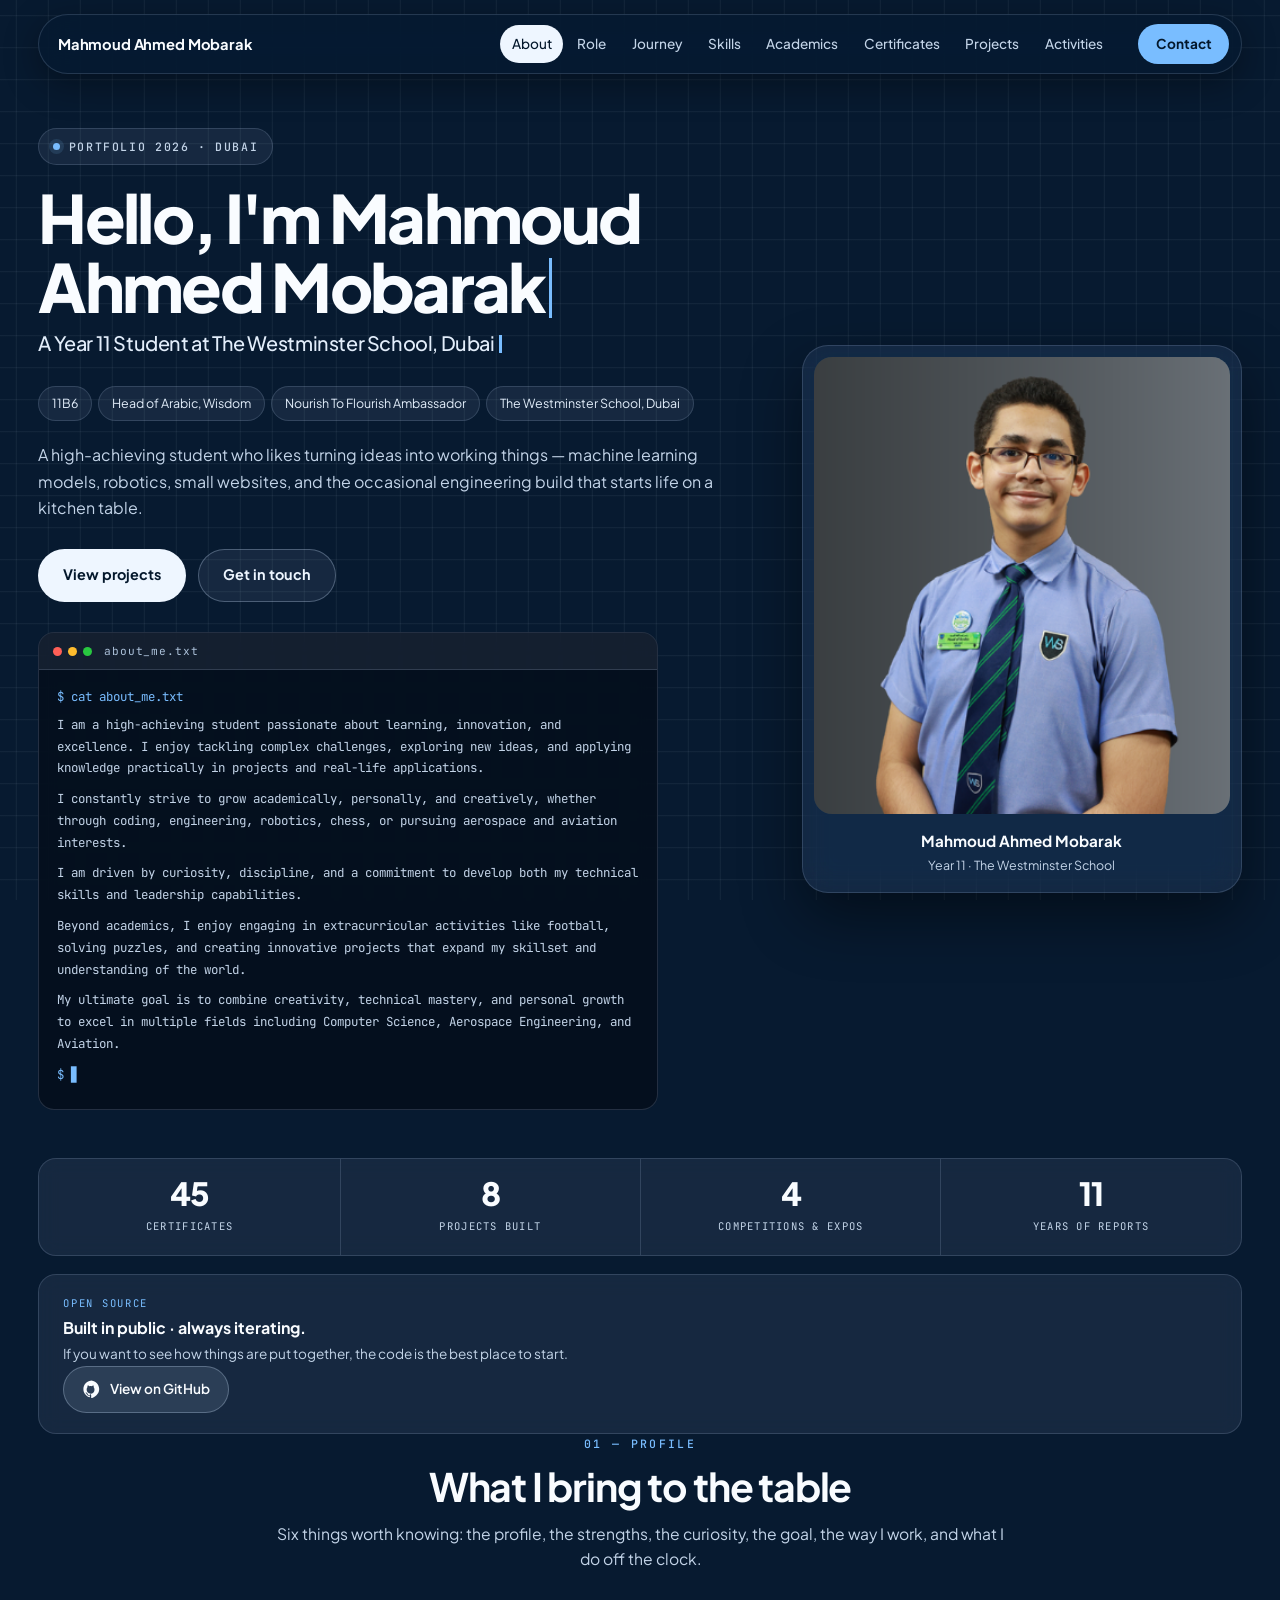
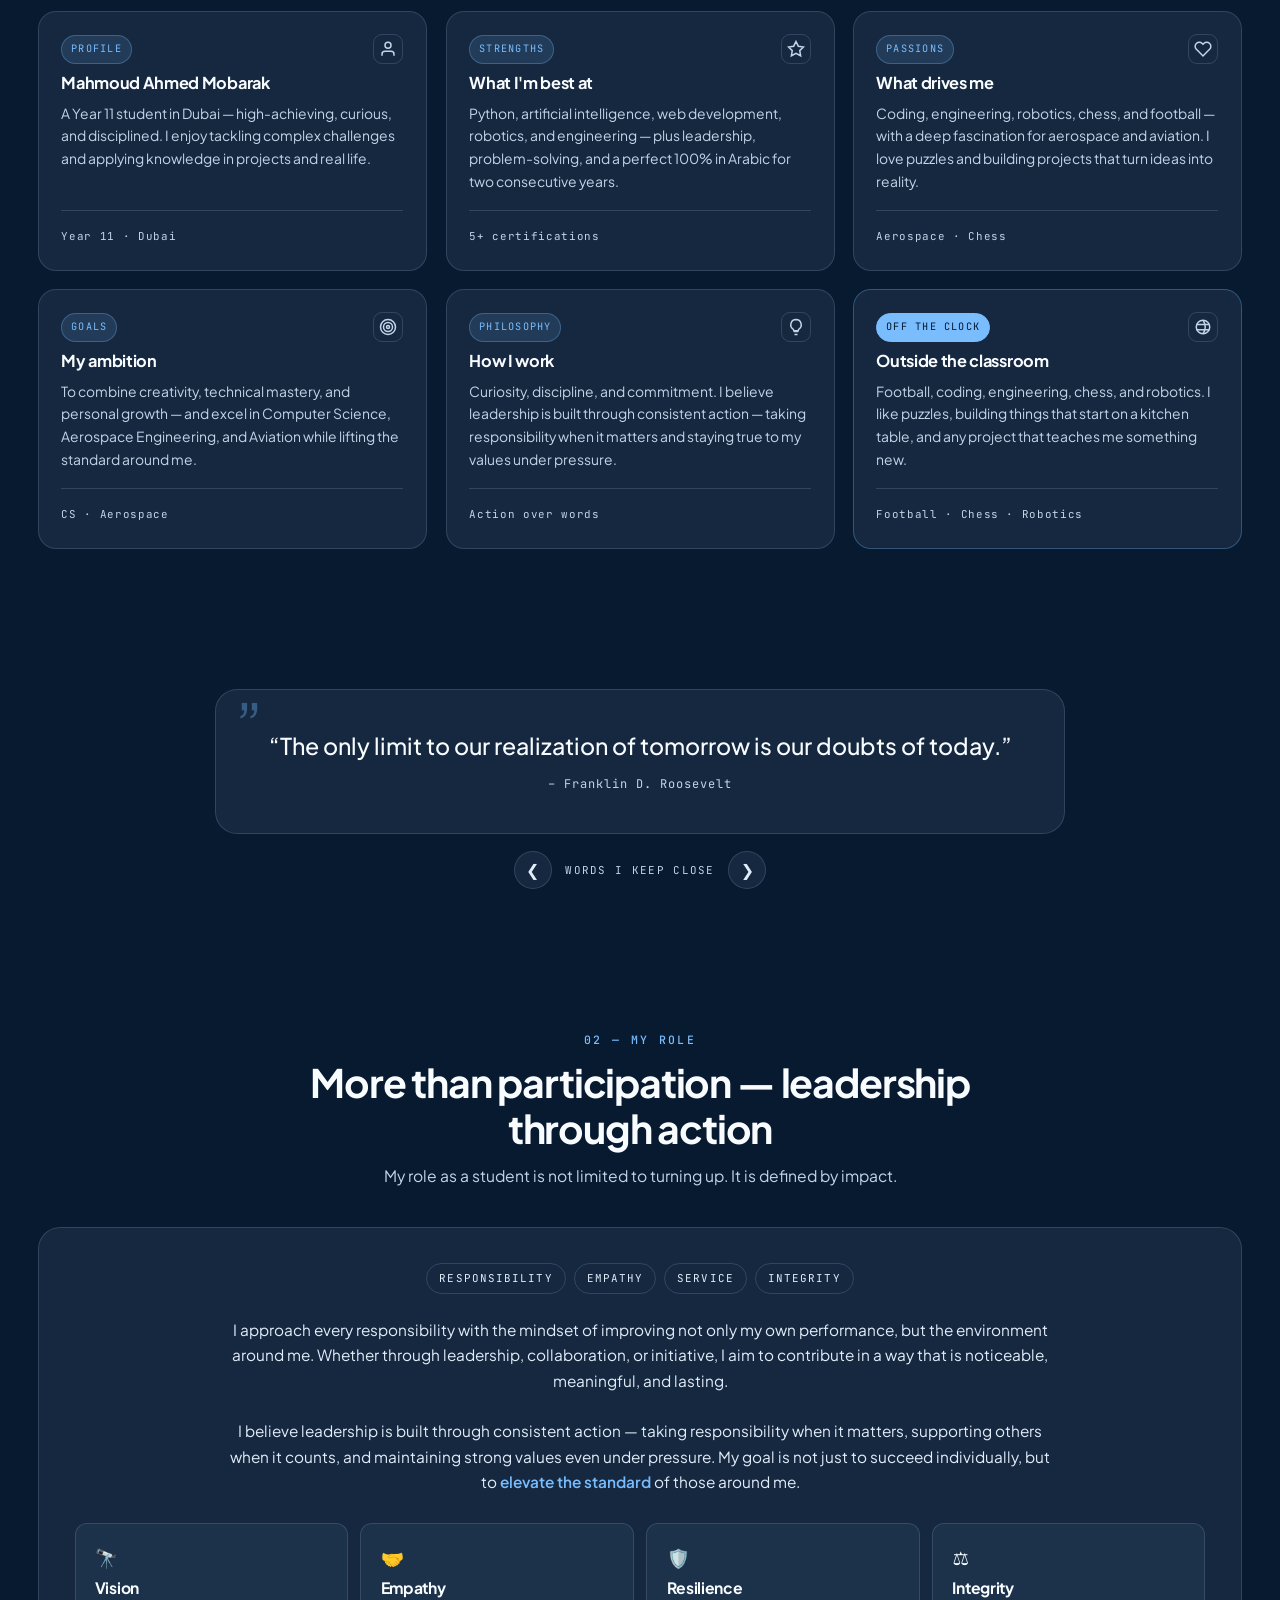
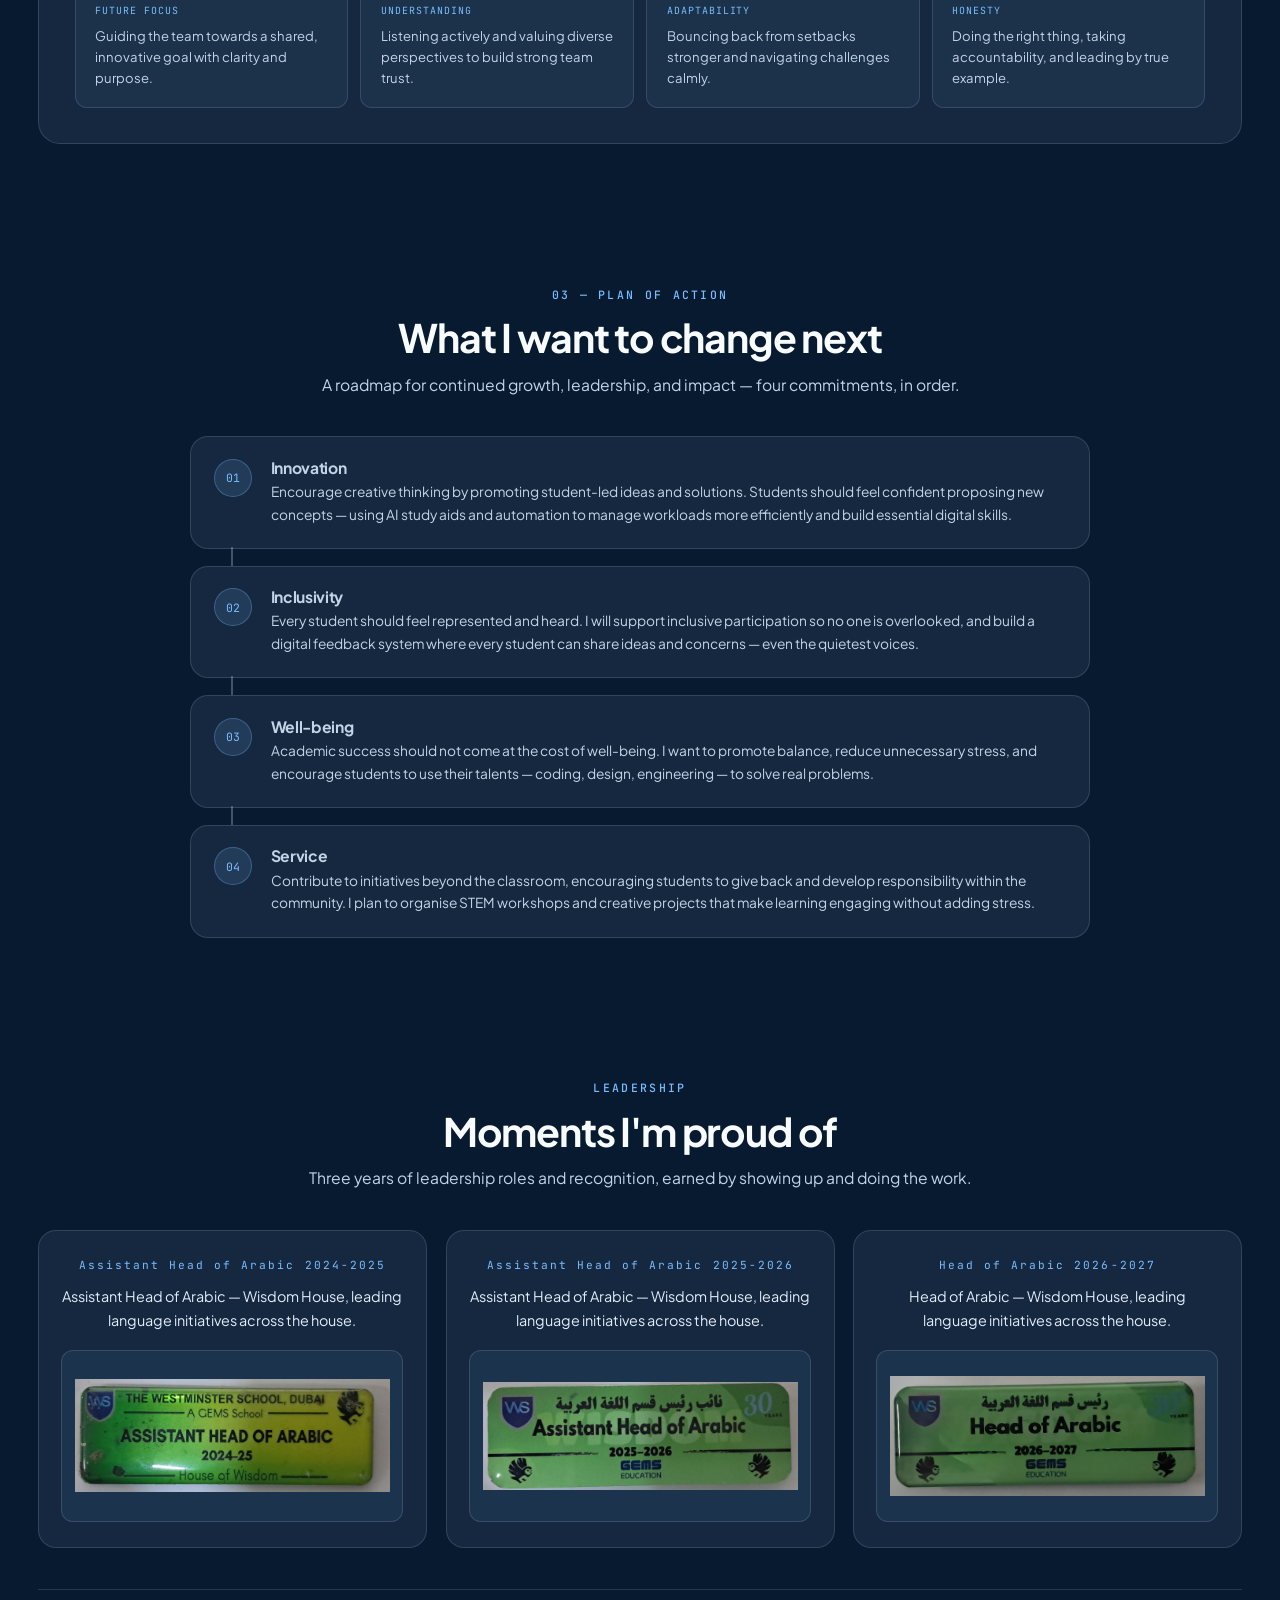
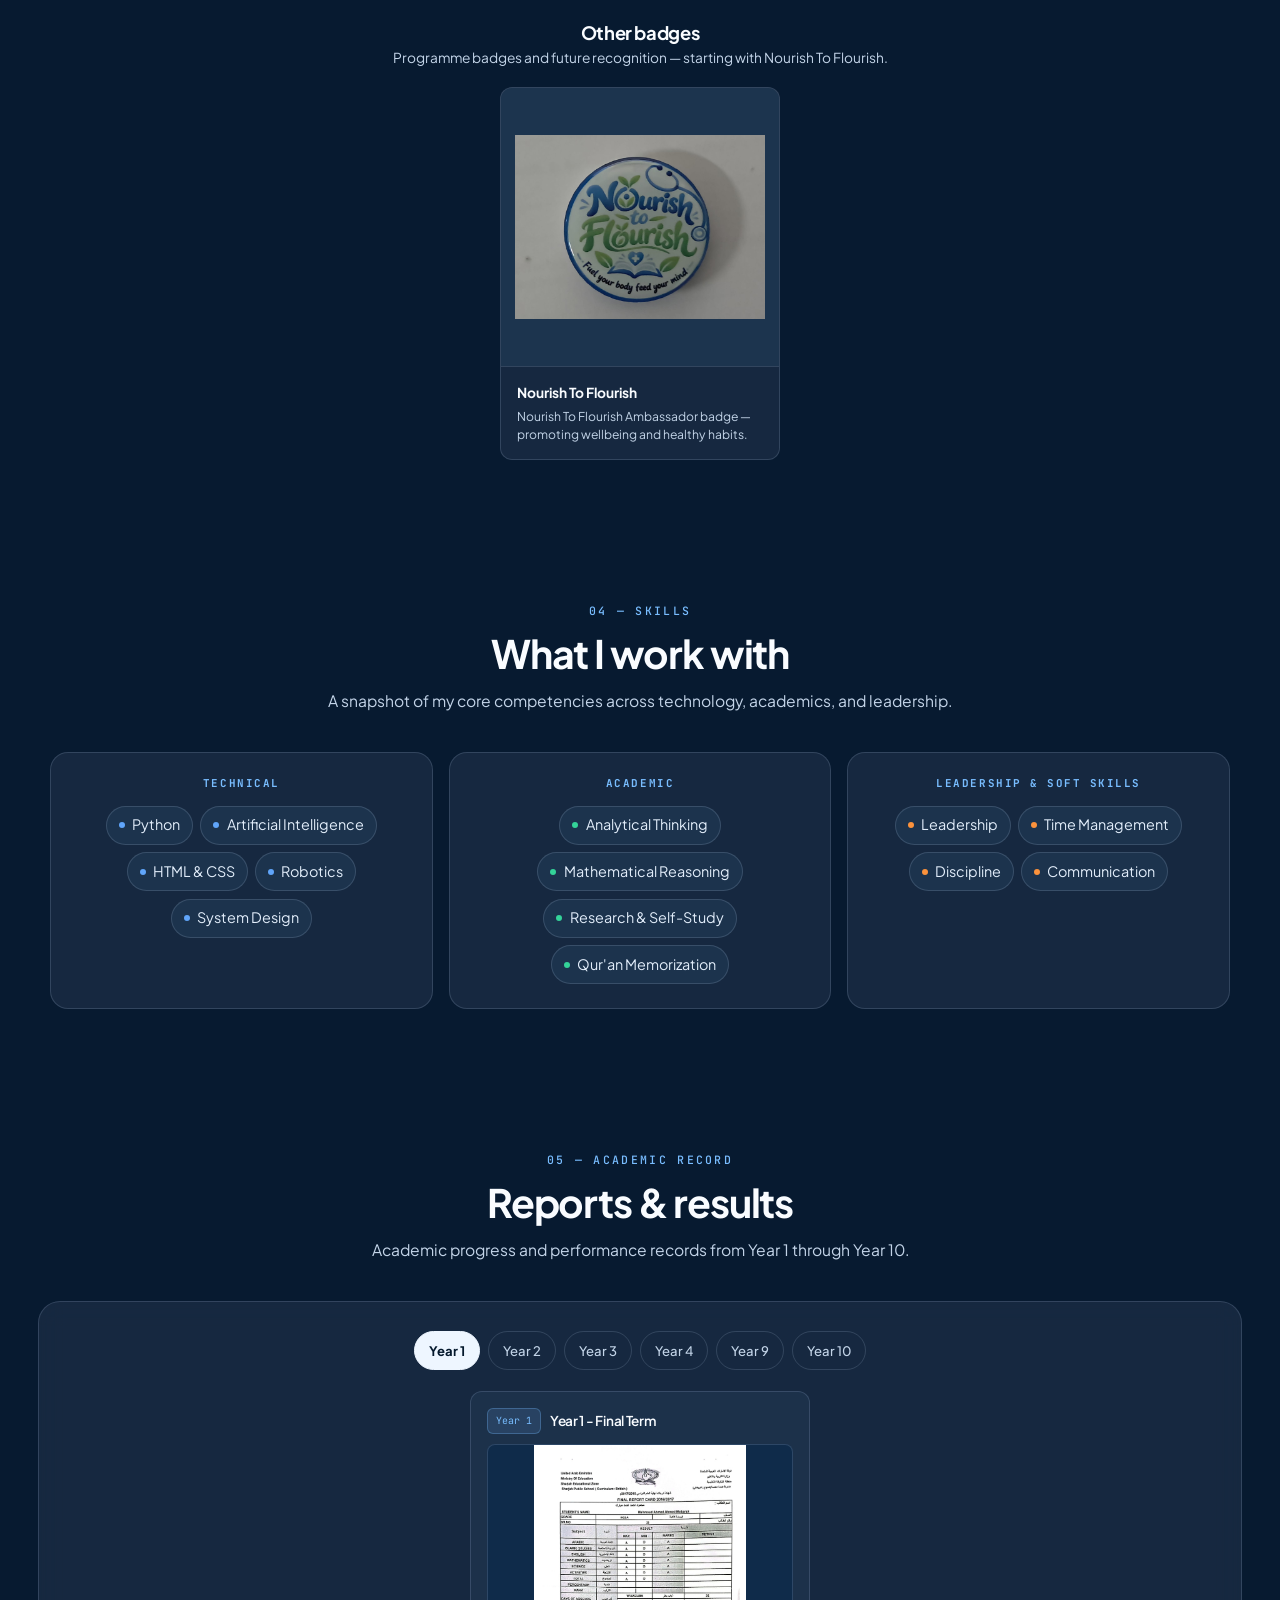
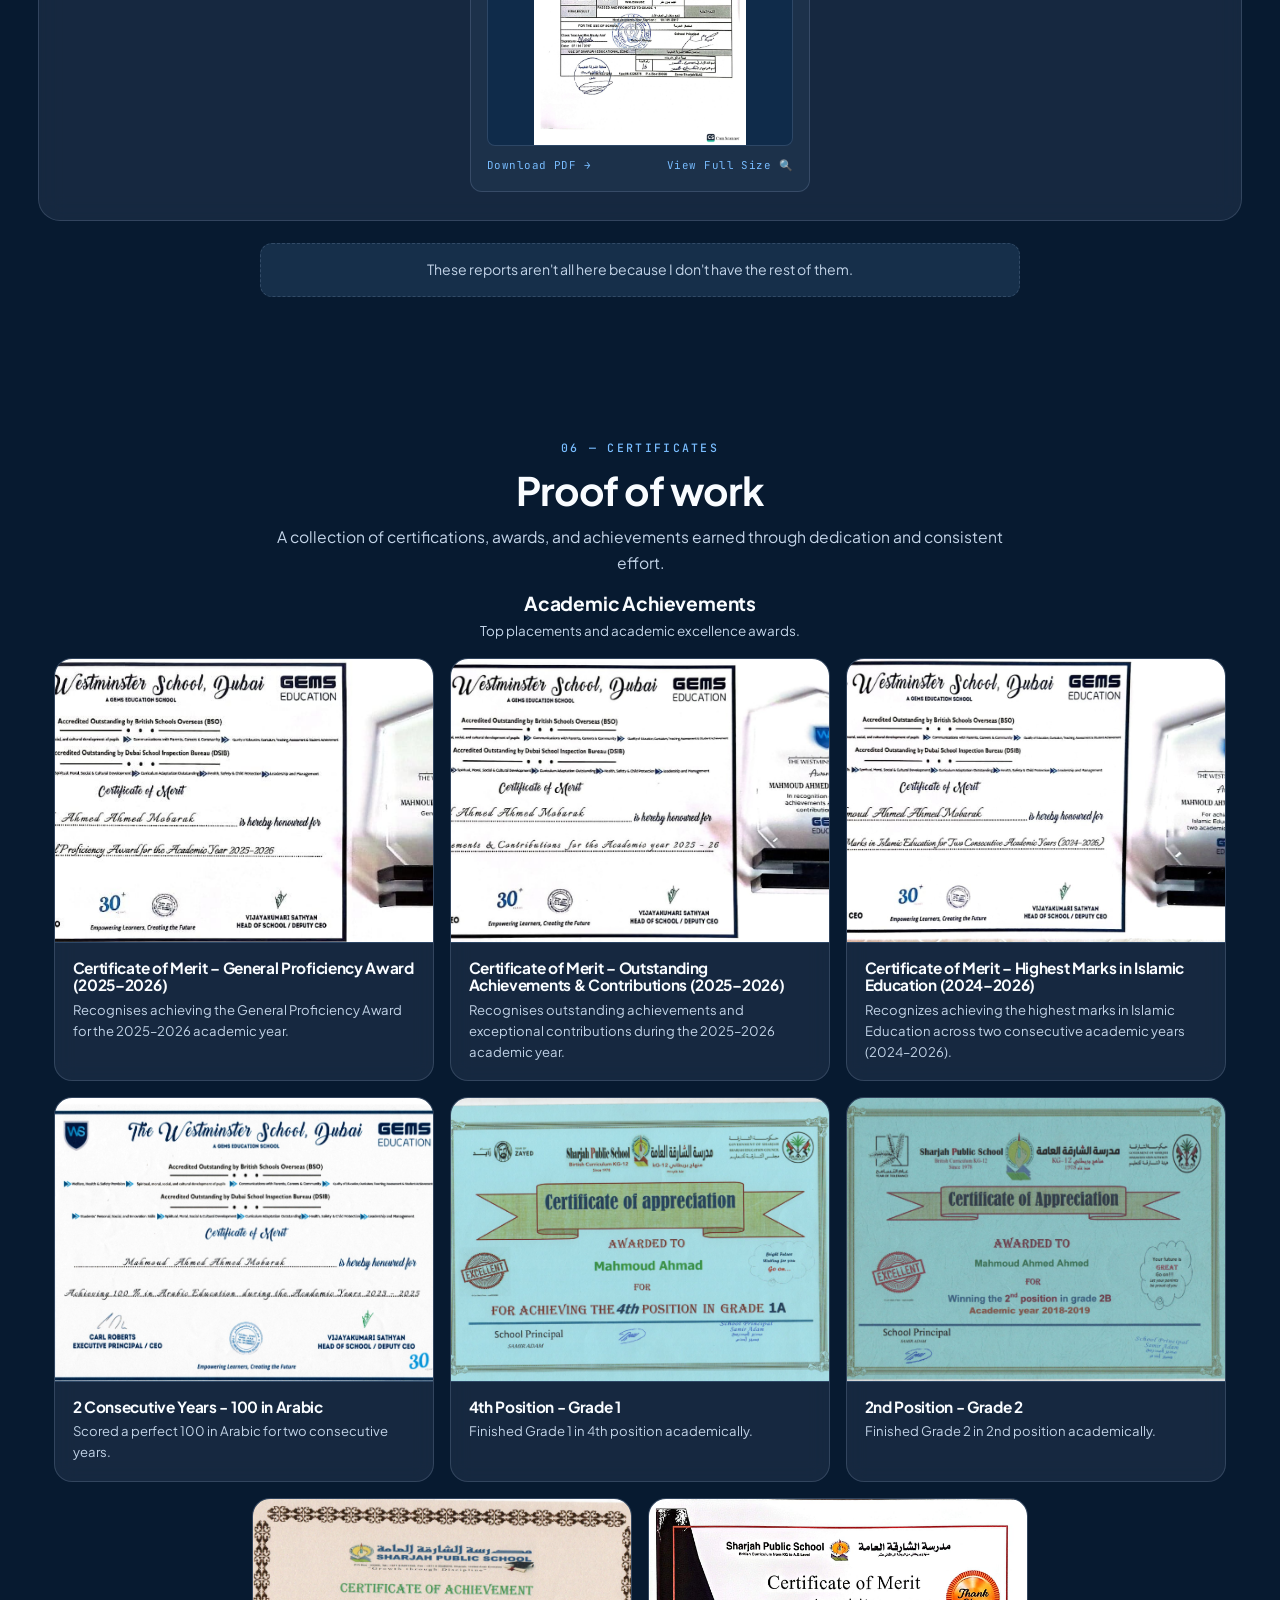
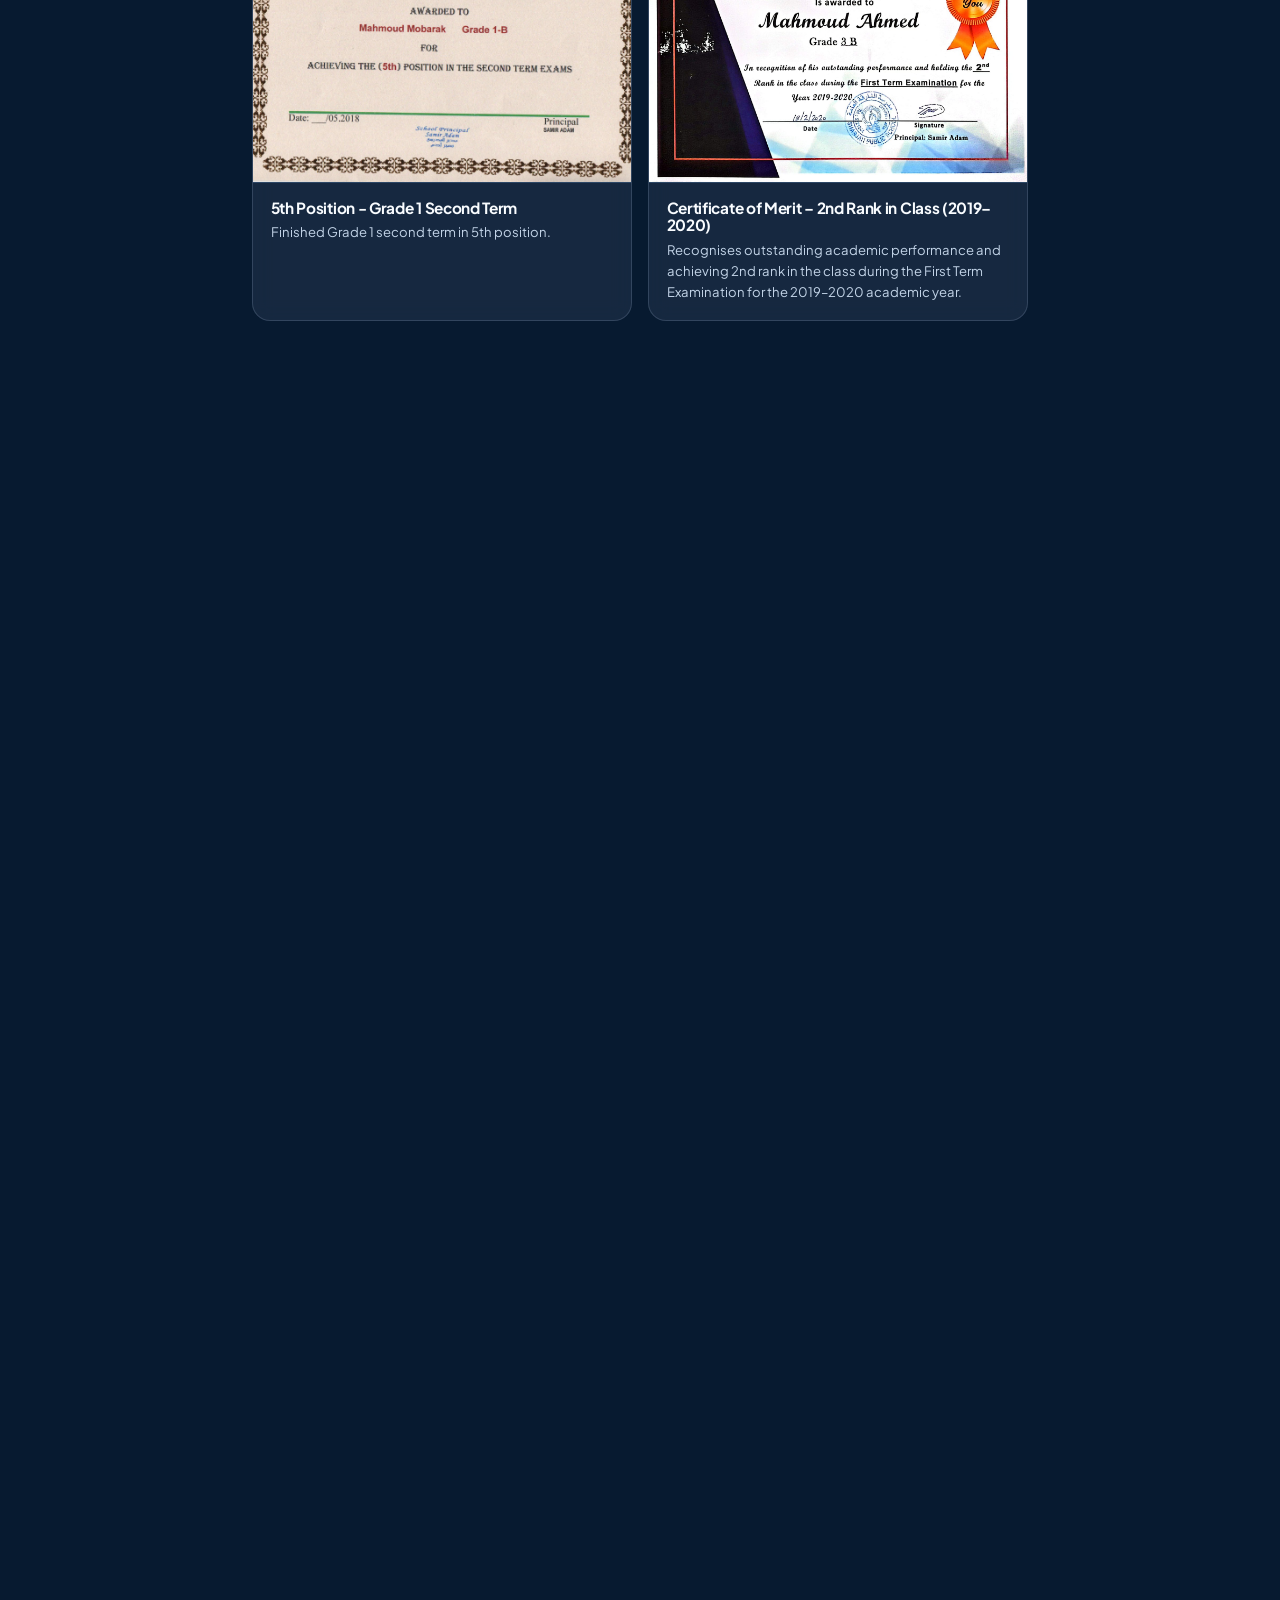
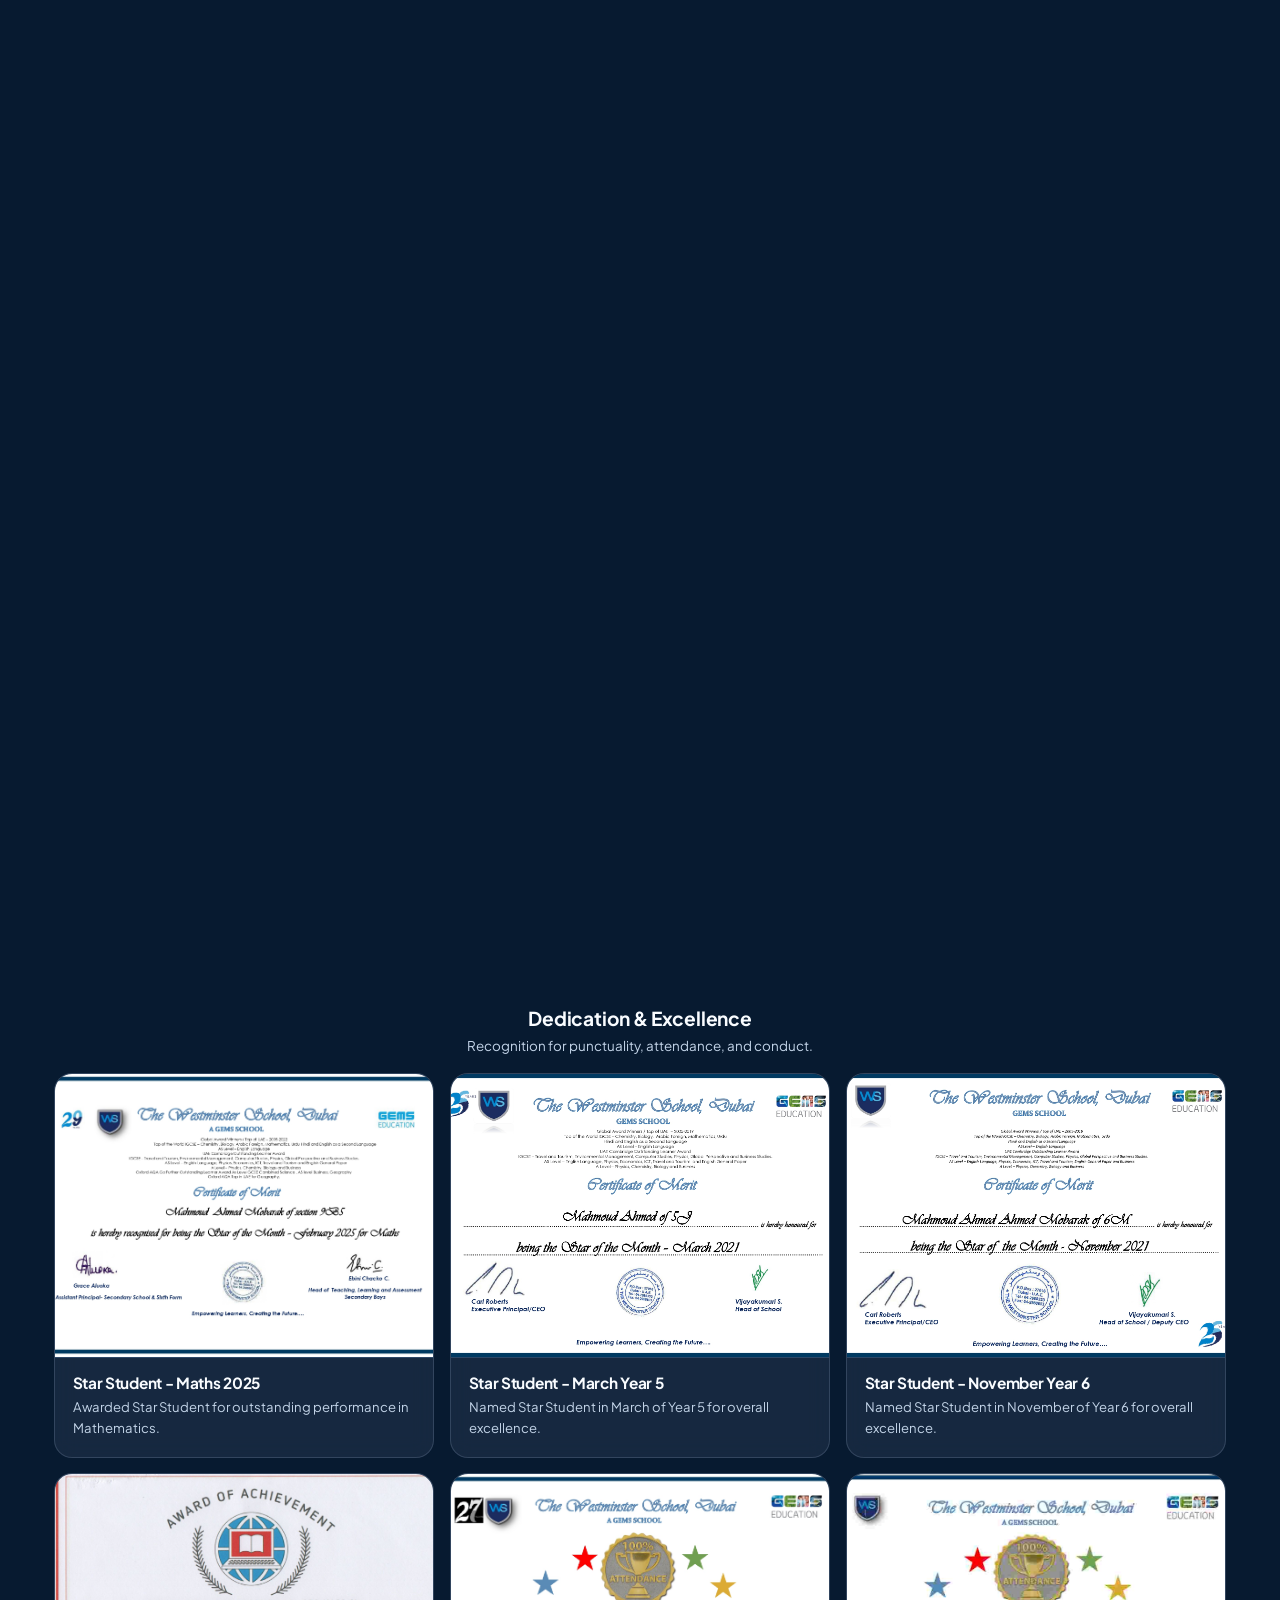
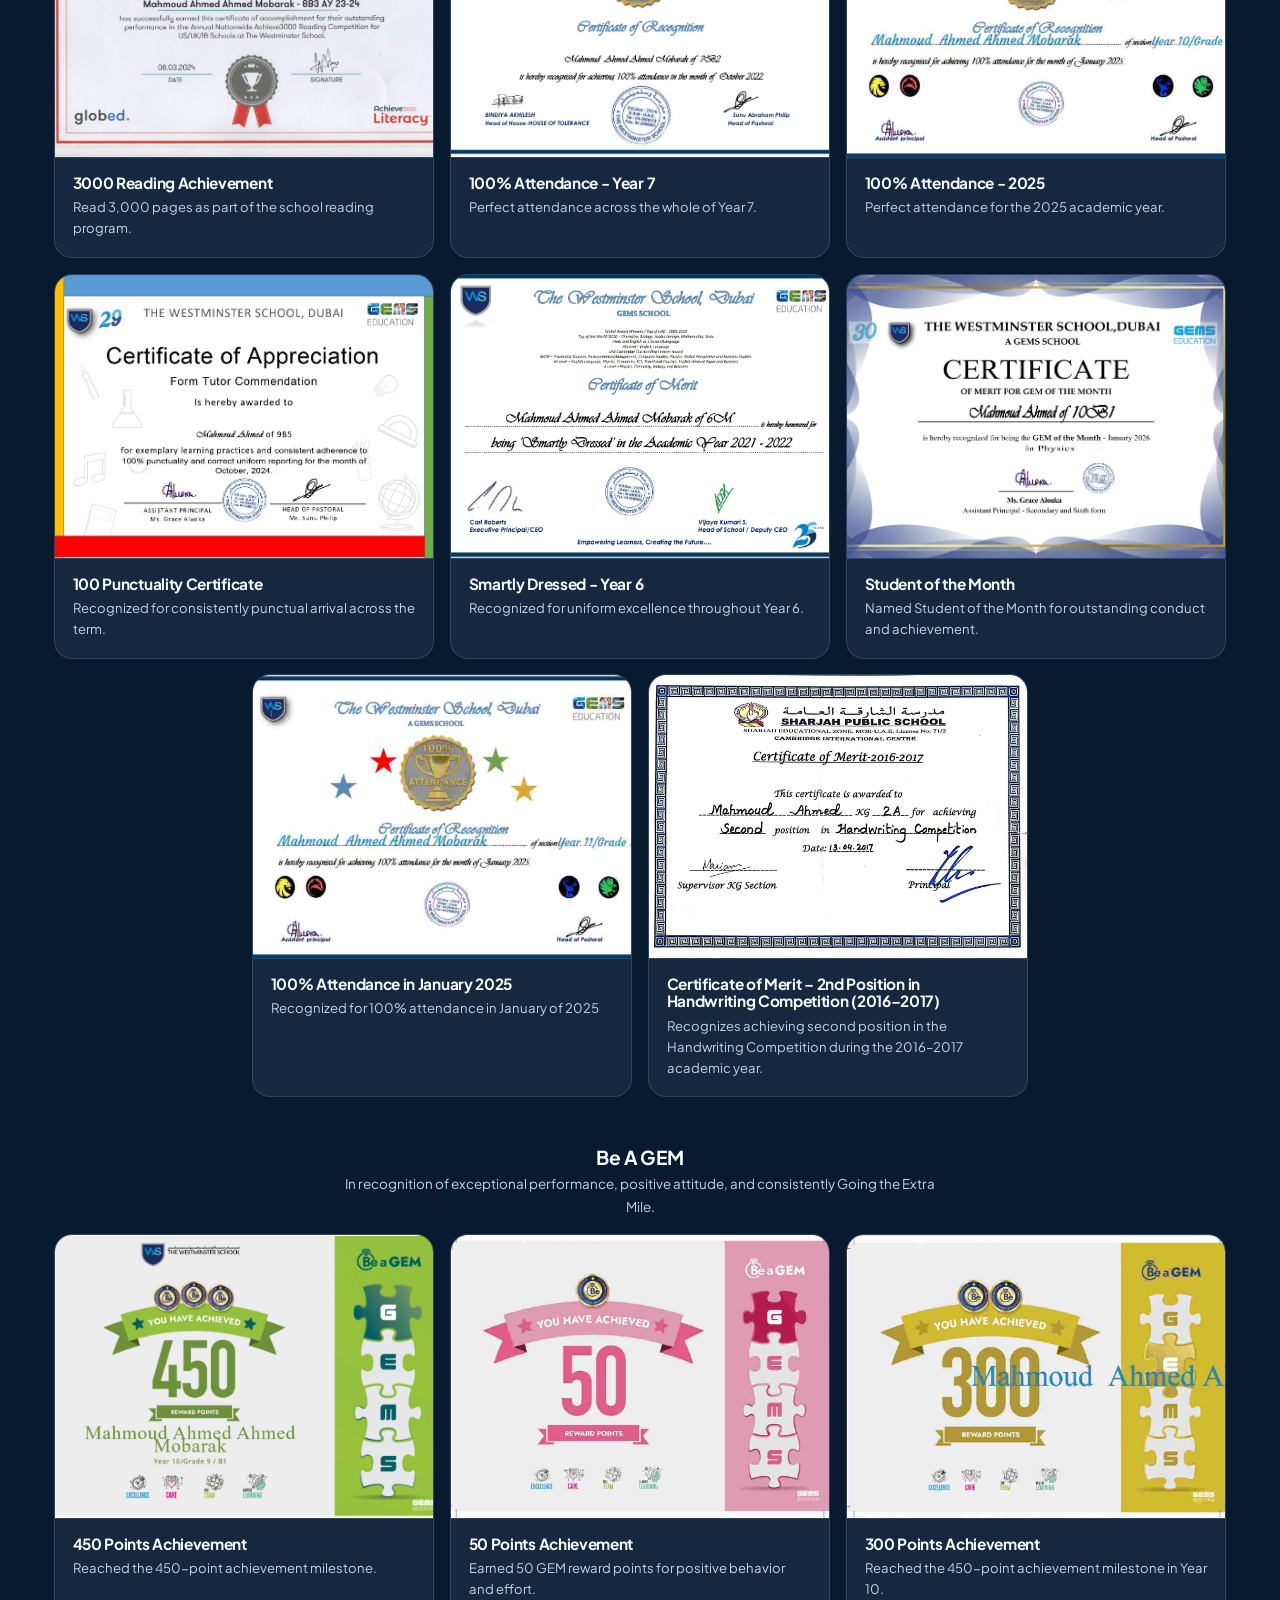
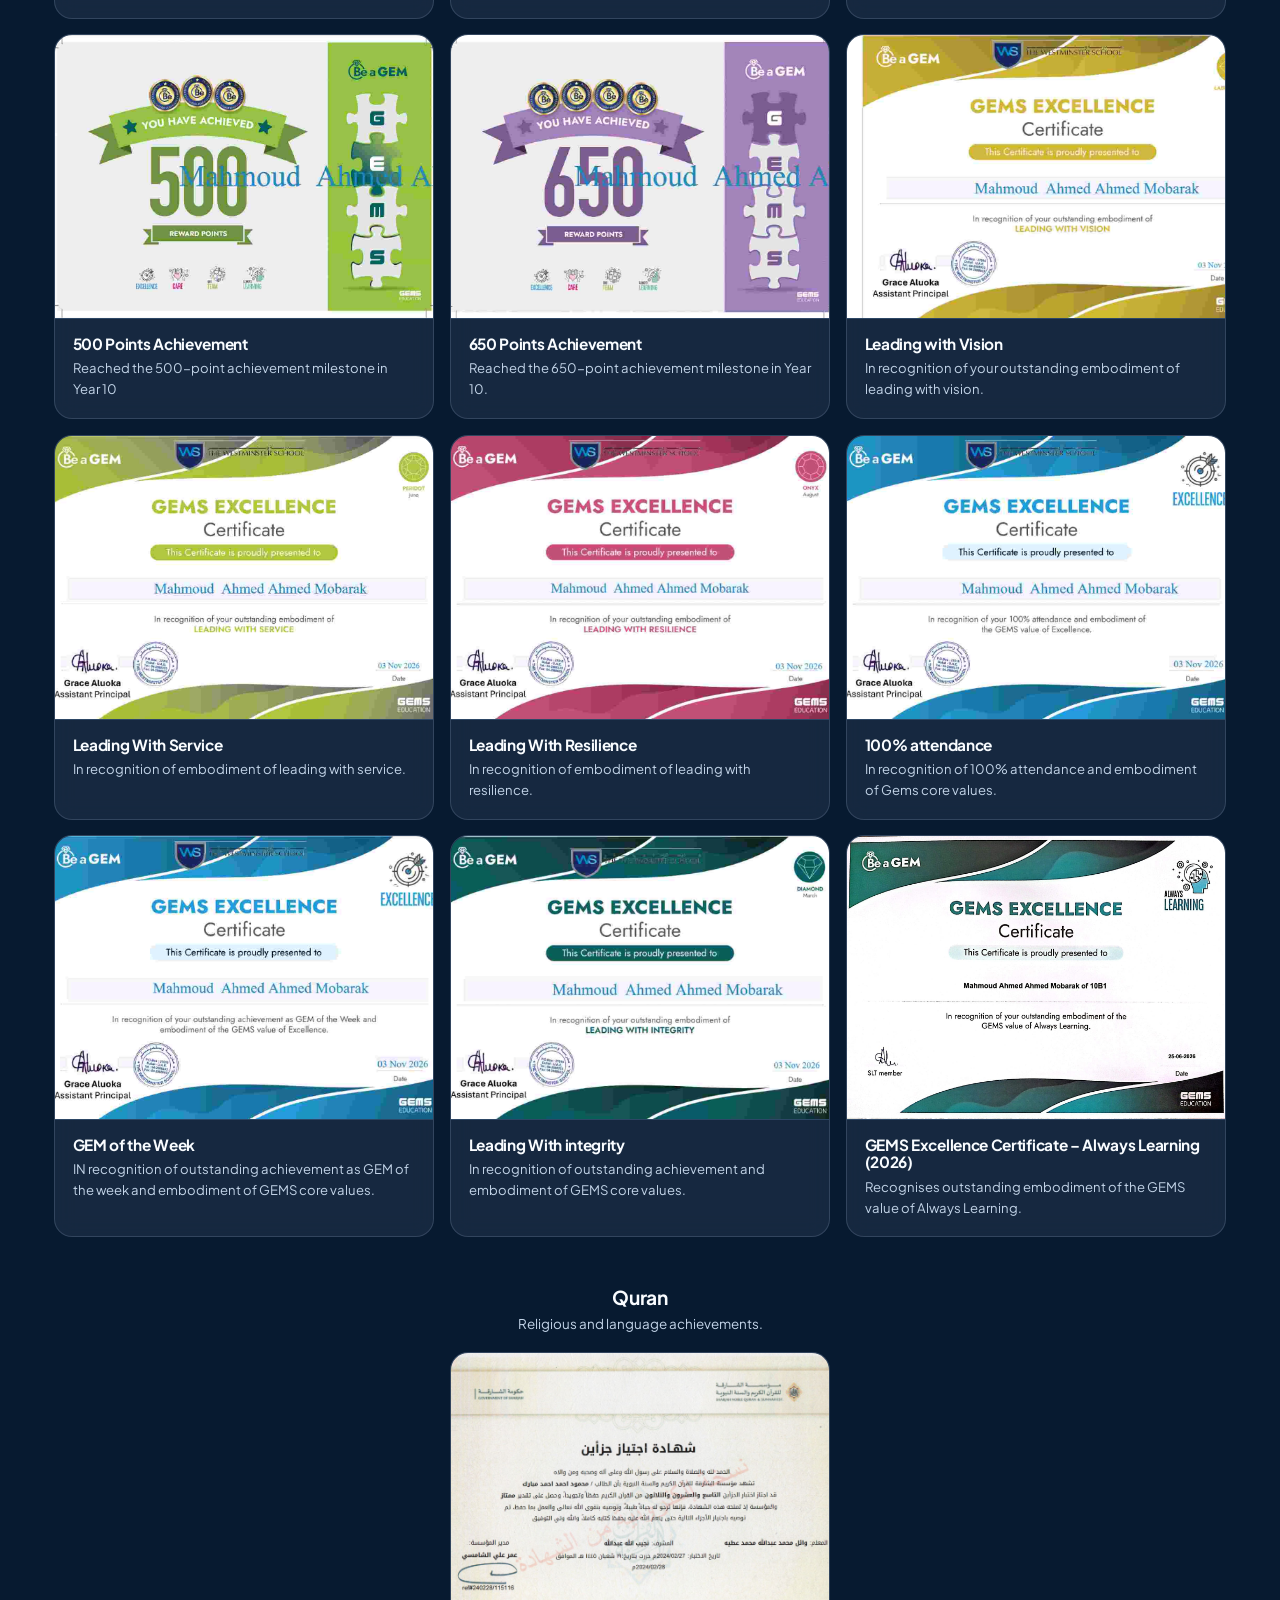
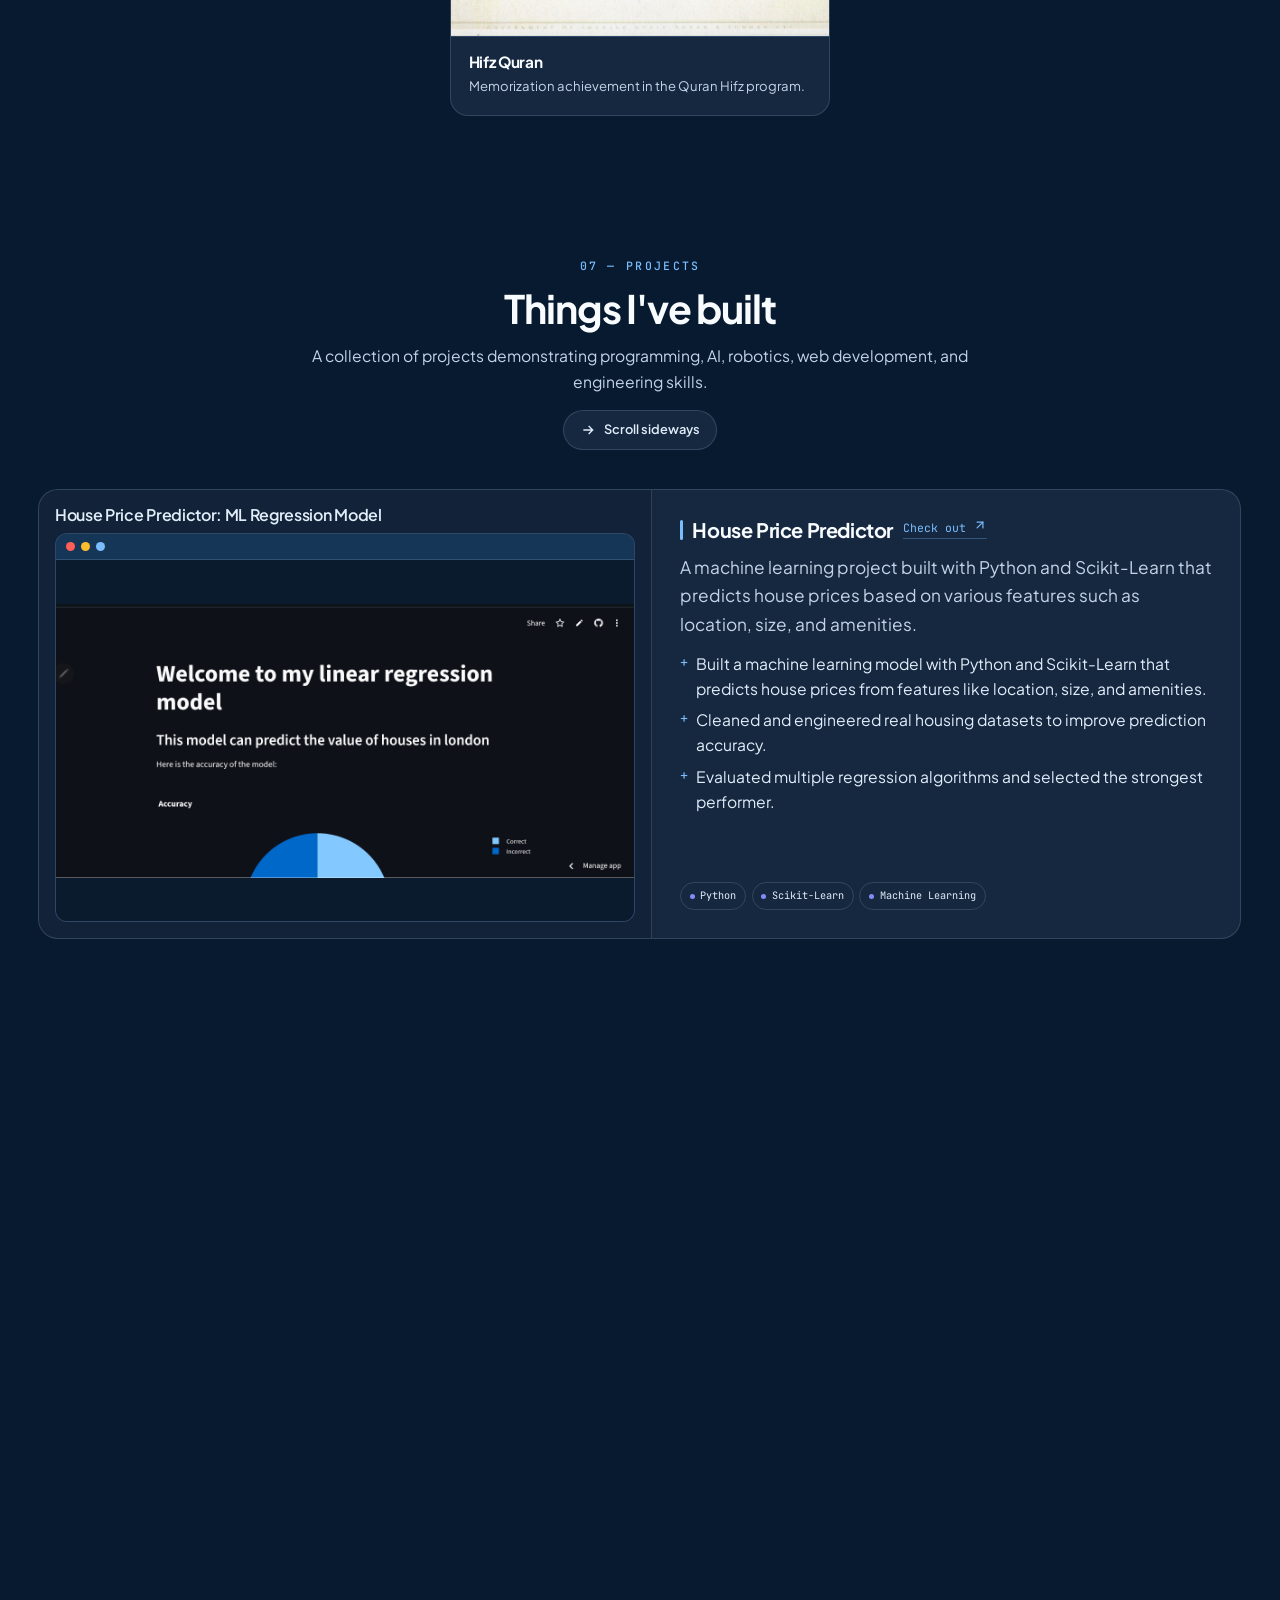
<file: index.html>
<!DOCTYPE html>
<html lang="en">
<head>
  <meta charset="UTF-8">
  <meta name="viewport" content="width=device-width, initial-scale=1.0">
  <title>Mahmoud Ahmed Mobarak — Student, Builder, Leader</title>
  <meta name="description" content="Portfolio of Mahmoud Ahmed Mobarak — Year 11 student at The Westminster School, Dubai. Projects in AI, robotics and engineering, academic record, certificates and leadership.">
  <meta name="theme-color" content="#071a30">
  <meta name="color-scheme" content="dark">
  <meta property="og:type" content="website">
  <meta property="og:title" content="Mahmoud Ahmed Mobarak — Student, Builder, Leader">
  <meta property="og:description" content="AI, robotics and engineering projects, academic record and leadership — Year 11 at The Westminster School, Dubai.">
  <meta property="og:image" content="Photos/Mahmoud-Mobarak-Photo.png">
  <link rel="icon" href="data:image/svg+xml,%3Csvg xmlns='http://www.w3.org/2000/svg' viewBox='0 0 64 64'%3E%3Crect width='64' height='64' rx='14' fill='%23071a30'/%3E%3Cpath d='M16 46V18h6l10 16 10-16h6v28h-6V29l-10 15-10-15v17z' fill='%2379bdff'/%3E%3C/svg%3E">
  <link rel="preconnect" href="https://fonts.googleapis.com">
  <link rel="preconnect" href="https://fonts.gstatic.com" crossorigin>
  <link href="https://fonts.googleapis.com/css2?family=Plus+Jakarta+Sans:wght@400;500;600;700;800&family=JetBrains+Mono:wght@400;500&display=swap" rel="stylesheet">
  <link rel="stylesheet" href="style.css?v=28">
  <noscript>
    <style>.reveal{opacity:1;transform:none}</style>
  </noscript>
</head>
<body>

<a class="skip-link" href="#about">Skip to content</a>

<!-- NAVBAR -->
<header class="navbar">
  <div class="nav-inner">
    <div class="logo">Mahmoud Ahmed Mobarak</div>

    <nav class="nav-desktop" aria-label="Primary">
      <ul class="nav-links">
        <li><a href="#about">About</a></li>
        <li><a href="#role">Role</a></li>
        <li><a href="#journey">Journey</a></li>
        <li><a href="#skills">Skills</a></li>
        <li><a href="#academic">Academics</a></li>
        <li><a href="#certificates">Certificates</a></li>
        <li><a href="#projects">Projects</a></li>
        <li><a href="#extracurriculars">Activities</a></li>
      </ul>
    </nav>

    <a class="nav-cta" href="#contact">Contact</a>

    <button class="nav-toggle" id="navToggle" type="button" aria-label="Open menu" aria-expanded="false" aria-controls="navMobile">
      <span></span><span></span><span></span>
    </button>
  </div>

  <div class="nav-mobile" id="navMobile" hidden>
    <ul>
      <li><a href="#about">About</a></li>
      <li><a href="#role">My Role</a></li>
      <li><a href="#journey">Journey</a></li>
      <li><a href="#skills">Skills</a></li>
      <li><a href="#academic">Academic Record</a></li>
      <li><a href="#certificates">Certificates</a></li>
      <li><a href="#projects">Projects</a></li>
      <li><a href="#extracurriculars">Activities</a></li>
      <li><a href="#contact">Contact</a></li>
    </ul>
  </div>
</header>

<main class="page-wrapper">

  <!-- ============================================================
       ABOUT / HERO
  ============================================================ -->
  <section class="landing reveal" id="about">
    <div class="landing-hero">
      <div class="landing-text">
        <p class="eyebrow"><span class="live-dot"></span> Portfolio 2026 · Dubai</p>
        <h1>Hello, I'm <span class="typing-text" data-text="Mahmoud Ahmed Mobarak" data-delay="500"></span></h1>
        <h2 class="subtitle typing-text" data-text="A Year 11 Student at The Westminster School, Dubai" data-delay="1800"></h2>

        <div class="landing-titles" id="landingTitles">
      <span class="title-chip">11B6</span>
      <span class="title-chip">Head of Arabic, Wisdom</span>
      <span class="title-chip">Nourish To Flourish Ambassador</span>
      <span class="title-chip">The Westminster School, Dubai</span>
    </div>

        <p class="hero-lead">
          A high-achieving student who likes turning ideas into working things — machine learning models,
          robotics, small websites, and the occasional engineering build that starts life on a kitchen table.
        </p>

        <div class="hero-actions">
          <a class="btn-primary" href="#projects">View projects</a>
          <a class="btn-ghost" href="#contact">Get in touch</a>
        </div>

        <!-- Terminal-style intro (bio text is managed from the admin panel) -->
        <aside class="bash-box">
          <div class="bash-bar">
            <div class="bash-dots">
              <span class="dot red"></span>
              <span class="dot yellow"></span>
              <span class="dot green"></span>
            </div>
            <p class="bash-title">about_me.txt</p>
          </div>
          <div class="bash-body">
            <p class="bash-cmd">$ cat about_me.txt</p>
          
          
          
          
          
          
          
          
          
          
          
          
          
          
          
          
          
          
          
          
          
          
          
          
          
          
          
          
          
          
          
          
          
          
          
          
          
          
          
          
          
          
          
          
          
          
          
          
          
          
          
          
          
          
          
          
          
          
          
          
          
          
          
          
          
          
          
          
          
          
          
          
          
          
          
          
          
          
          
          
          
          
          
          
          
          
          
          
          
          
          
          
          
          
          
          
          
          
          <p class="bash-out">I am a high-achieving student passionate about learning, innovation, and excellence. I enjoy tackling complex challenges, exploring new ideas, and applying knowledge practically in projects and real-life applications.</p>
          <p class="bash-out">I constantly strive to grow academically, personally, and creatively, whether through coding, engineering, robotics, chess, or pursuing aerospace and aviation interests.</p>
          <p class="bash-out">I am driven by curiosity, discipline, and a commitment to develop both my technical skills and leadership capabilities.</p>
          <p class="bash-out">Beyond academics, I enjoy engaging in extracurricular activities like football, solving puzzles, and creating innovative projects that expand my skillset and understanding of the world.</p>
          <p class="bash-out">My ultimate goal is to combine creativity, technical mastery, and personal growth to excel in multiple fields including Computer Science, Aerospace Engineering, and Aviation.</p>
          <p class="bash-cmd">$ <span class="bash-cursor">▊</span></p>
          </div>
        </aside>
      </div>

      <div class="landing-visual">
        <div class="portrait-card">
          <div class="landing-image">
            <!-- PHOTO NOTE: Profile photo of Mahmoud on the About/landing page. Local copy: Photos/Mahmoud-Mobarak-Photo.png. Change the src below to swap it. -->
            <img src="Photos/School%20Photo.png" alt="Mahmoud Ahmed Mobarak's photo">
          </div>
          <div class="portrait-caption">
            <span class="portrait-name">Mahmoud Ahmed Mobarak</span>
            <span class="portrait-role">Year 11 · The Westminster School</span>
          </div>
        </div>
      </div>
    </div>

    <div class="hero-stats" id="heroStats">
      <div class="stat">
        <span class="stat-value">45</span>
        <span class="stat-label">Certificates</span>
      </div>
      <div class="stat">
        <span class="stat-value">8</span>
        <span class="stat-label">Projects built</span>
      </div>
      <div class="stat">
        <span class="stat-value">4</span>
        <span class="stat-label">Competitions &amp; expos</span>
      </div>
      <div class="stat">
        <span class="stat-value">11</span>
        <span class="stat-label">Years of reports</span>
      </div>
    
    </div>

    <!-- LIQUID GLASS GITHUB BAND -->
    <div class="glass-hero">
      <div class="glass-hero-glow"></div>
      <div class="glass-hero-surface">
        <div class="glass-hero-copy">
          <p class="glass-hero-tag">Open source</p>
          <p class="glass-hero-title">Built in public &middot; always iterating.</p>
          <p class="glass-hero-sub">If you want to see how things are put together, the code is the best place to start.</p>
        </div>
        <a id="githubBtn" class="glass-github" href="https://github.com/MahmoudMobarak" target="_blank" rel="noopener">
          <svg width="18" height="18" viewBox="0 0 24 24" fill="currentColor" aria-hidden="true">
            <path d="M12 .5C5.7.5.5 5.7.5 12c0 5.1 3.3 9.4 7.9 10.9.6.1.8-.2.8-.5v-1.7c-3.2.7-3.9-1.5-3.9-1.5-.5-1.3-1.3-1.7-1.3-1.7-1.1-.7.1-.7.1-.7 1.4.1 1.9 1.5 1.9 1.5 1 2.6 2.9 1.7 3.5 1.3.1-.7.4-1.2.7-1.4-2.5-.3-5.3-1.3-5.3-5.8 0-1.2.5-2.3 1.2-3.1-.1-.2-.5-1 .1-2 0 0 .5-.2 2.4 1 .5-.1 1-.2 1.5-.2.5 0 1 .1 1.5.2 1.9-1.2 2.4-1.1 2.4-1.1.6 1 .2 1.9.1 2.2.7.8 1.2 1.9 1.2 3.1 0 4.5-2.8 5.5-5.3 5.8.5.4.9 1.1.9 2.3v3.2c0 .2.2.5.7.5C18.3 21.4 21.6 17.1 21.6 12c0-6.3-5.2-11.5-11.5-11.5z"/>
          </svg>
          <span>View on GitHub</span>
        </a>
      </div>
    </div>

    <!-- PROFILE & STRENGTHS -->
    <div class="cards-block reveal">
      <div class="section-head">
        <p class="section-eyebrow">01 — Profile</p>
        <h2 class="cards-title">What I bring to the table</h2>
        <p class="section-sub">Six things worth knowing: the profile, the strengths, the curiosity, the goal, the way I work, and what I do off the clock.</p>
      </div>

      <div class="cards-grid">
        <article class="card">
          <div class="card-header">
            <span class="card-badge">Profile</span>
            <span class="card-icon" aria-hidden="true">
              <svg width="18" height="18" fill="none" stroke="currentColor" stroke-width="2" viewBox="0 0 24 24"><path d="M20 21v-2a4 4 0 00-4-4H8a4 4 0 00-4 4v2"></path><circle cx="12" cy="7" r="4"></circle></svg>
            </span>
          </div>
          <h3 class="card-title">Mahmoud Ahmed Mobarak</h3>
          <p class="card-desc">A Year 11 student in Dubai — high-achieving, curious, and disciplined. I enjoy tackling complex challenges and applying knowledge in projects and real life.</p>
          <div class="card-footer"><span class="card-stat">Year 11 · Dubai</span></div>
        </article>

        <article class="card">
          <div class="card-header">
            <span class="card-badge">Strengths</span>
            <span class="card-icon" aria-hidden="true">
              <svg width="18" height="18" fill="none" stroke="currentColor" stroke-width="2" viewBox="0 0 24 24"><path d="M12 2l3.09 6.26L22 9.27l-5 4.87 1.18 6.88L12 17.77l-6.18 3.25L7 14.14 2 9.27l6.91-1.01L12 2z"></path></svg>
            </span>
          </div>
          <h3 class="card-title">What I'm best at</h3>
          <p class="card-desc">Python, artificial intelligence, web development, robotics, and engineering — plus leadership, problem-solving, and a perfect 100% in Arabic for two consecutive years.</p>
          <div class="card-footer"><span class="card-stat">5+ certifications</span></div>
        </article>

        <article class="card">
          <div class="card-header">
            <span class="card-badge">Passions</span>
            <span class="card-icon" aria-hidden="true">
              <svg width="18" height="18" fill="none" stroke="currentColor" stroke-width="2" viewBox="0 0 24 24"><path d="M20.84 4.61a5.5 5.5 0 00-7.78 0L12 5.67l-1.06-1.06a5.5 5.5 0 00-7.78 7.78l1.06 1.06L12 21.23l7.78-7.78 1.06-1.06a5.5 5.5 0 000-7.78z"></path></svg>
            </span>
          </div>
          <h3 class="card-title">What drives me</h3>
          <p class="card-desc">Coding, engineering, robotics, chess, and football — with a deep fascination for aerospace and aviation. I love puzzles and building projects that turn ideas into reality.</p>
          <div class="card-footer"><span class="card-stat">Aerospace · Chess</span></div>
        </article>

        <article class="card">
          <div class="card-header">
            <span class="card-badge">Goals</span>
            <span class="card-icon" aria-hidden="true">
              <svg width="18" height="18" fill="none" stroke="currentColor" stroke-width="2" viewBox="0 0 24 24"><circle cx="12" cy="12" r="10"></circle><circle cx="12" cy="12" r="6"></circle><circle cx="12" cy="12" r="2"></circle></svg>
            </span>
          </div>
          <h3 class="card-title">My ambition</h3>
          <p class="card-desc">To combine creativity, technical mastery, and personal growth — and excel in Computer Science, Aerospace Engineering, and Aviation while lifting the standard around me.</p>
          <div class="card-footer"><span class="card-stat">CS · Aerospace</span></div>
        </article>

        <article class="card">
          <div class="card-header">
            <span class="card-badge">Philosophy</span>
            <span class="card-icon" aria-hidden="true">
              <svg width="18" height="18" fill="none" stroke="currentColor" stroke-width="2" viewBox="0 0 24 24"><path d="M9 18h6M10 22h4M12 2a7 7 0 00-4 12.7c.6.5 1 1.4 1 2.3h6c0-.9.4-1.8 1-2.3A7 7 0 0012 2z"></path></svg>
            </span>
          </div>
          <h3 class="card-title">How I work</h3>
          <p class="card-desc">Curiosity, discipline, and commitment. I believe leadership is built through consistent action — taking responsibility when it matters and staying true to my values under pressure.</p>
          <div class="card-footer"><span class="card-stat">Action over words</span></div>
        </article>

        <article class="card card--hobbies">
          <div class="card-header">
            <span class="card-badge">Off the clock</span>
            <span class="card-icon" aria-hidden="true">
              <svg width="18" height="18" fill="none" stroke="currentColor" stroke-width="2" viewBox="0 0 24 24"><circle cx="12" cy="12" r="9"></circle><path d="M12 3a15 15 0 010 18M3.6 8.5h16.8M3.6 15.5h16.8"></path></svg>
            </span>
          </div>
          <h3 class="card-title">Outside the classroom</h3>
          <p class="card-desc">Football, coding, engineering, chess, and robotics. I like puzzles, building things that start on a kitchen table, and any project that teaches me something new.</p>
          <div class="card-footer"><span class="card-stat">Football · Chess · Robotics</span></div>
        </article>
      </div>
    </div>
  </section>

  <!-- QUOTE -->
  <section class="quotes-section reveal" id="quotes">
    <div class="quote-bubble">
      <span class="quote-mark" aria-hidden="true">”</span>
      <p class="quote-text">“The only limit to our realization of tomorrow is our doubts of today.”</p>
      <p class="quote-author">– Franklin D. Roosevelt</p>
    </div>
    <div class="quote-controls">
      <button class="prev" aria-label="Previous quote">&#10094;</button>
      <span class="quote-label">Words I keep close</span>
      <button class="next" aria-label="Next quote">&#10095;</button>
    </div>
  </section>

  <!-- ============================================================
       MY ROLE
  ============================================================ -->
  <section class="role-hero reveal" id="role">
    <div class="section-head">
      <p class="section-eyebrow">02 — My role</p>
      <h2 class="section-title">More than participation — leadership through action</h2>
      <p class="section-sub">My role as a student is not limited to turning up. It is defined by impact.</p>
    </div>

    <div class="role-panel">
      <div class="role-panel-glow" aria-hidden="true"></div>

      <div class="values-strip">
        <span class="value-pill">Responsibility</span>
        <span class="value-pill">Empathy</span>
        <span class="value-pill">Service</span>
        <span class="value-pill">Integrity</span>
      </div>

      <p class="role-window-text">
        I approach every responsibility with the mindset of improving not only my own performance,
        but the environment around me. Whether through leadership, collaboration, or initiative,
        I aim to contribute in a way that is noticeable, meaningful, and lasting.
        <br><br>
        I believe leadership is built through consistent action — taking responsibility when it matters,
        supporting others when it counts, and maintaining strong values even under pressure.
        My goal is not just to succeed individually, but to <strong>elevate the standard</strong> of those around me.
      </p>

      <div class="principle-grid">
        <div class="principle-card">
          <span class="principle-icon" aria-hidden="true">🔭</span>
          <h3>Vision</h3>
          <span class="principle-label">Future focus</span>
          <p>Guiding the team towards a shared, innovative goal with clarity and purpose.</p>
        </div>
        <div class="principle-card">
          <span class="principle-icon" aria-hidden="true">🤝</span>
          <h3>Empathy</h3>
          <span class="principle-label">Understanding</span>
          <p>Listening actively and valuing diverse perspectives to build strong team trust.</p>
        </div>
        <div class="principle-card">
          <span class="principle-icon" aria-hidden="true">🛡️</span>
          <h3>Resilience</h3>
          <span class="principle-label">Adaptability</span>
          <p>Bouncing back from setbacks stronger and navigating challenges calmly.</p>
        </div>
        <div class="principle-card">
          <span class="principle-icon" aria-hidden="true">⚖️</span>
          <h3>Integrity</h3>
          <span class="principle-label">Honesty</span>
          <p>Doing the right thing, taking accountability, and leading by true example.</p>
        </div>
      </div>
    </div>
  </section>

  <!-- ============================================================
       JOURNEY / PLAN OF ACTION
  ============================================================ -->
  <section class="journey reveal" id="journey">
    <div class="section-head">
      <p class="section-eyebrow">03 — Plan of action</p>
      <h2 class="section-title">What I want to change next</h2>
      <p class="section-sub">A roadmap for continued growth, leadership, and impact — four commitments, in order.</p>
    </div>

    <div class="timeline">
      <div class="timeline-item">
        <div class="timeline-node">01</div>
        <div class="timeline-card">
          <h4 class="timeline-title">Innovation</h4>
          <p>Encourage creative thinking by promoting student-led ideas and solutions. Students should feel confident proposing new concepts — using AI study aids and automation to manage workloads more efficiently and build essential digital skills.</p>
        </div>
      </div>
      <div class="timeline-item">
        <div class="timeline-node">02</div>
        <div class="timeline-card">
          <h4 class="timeline-title">Inclusivity</h4>
          <p>Every student should feel represented and heard. I will support inclusive participation so no one is overlooked, and build a digital feedback system where every student can share ideas and concerns — even the quietest voices.</p>
        </div>
      </div>
      <div class="timeline-item">
        <div class="timeline-node">03</div>
        <div class="timeline-card">
          <h4 class="timeline-title">Well-being</h4>
          <p>Academic success should not come at the cost of well-being. I want to promote balance, reduce unnecessary stress, and encourage students to use their talents — coding, design, engineering — to solve real problems.</p>
        </div>
      </div>
      <div class="timeline-item">
        <div class="timeline-node">04</div>
        <div class="timeline-card">
          <h4 class="timeline-title">Service</h4>
          <p>Contribute to initiatives beyond the classroom, encouraging students to give back and develop responsibility within the community. I plan to organise STEM workshops and creative projects that make learning engaging without adding stress.</p>
        </div>
      </div>
    </div>
  </section>

  <!-- ============================================================
       SKILLS
  ============================================================ -->
  <section class="leadership reveal" id="leadership">
    <div class="section-head section-head--center">
      <p class="section-eyebrow">Leadership</p>
      <h2 class="section-title">Moments I'm proud of</h2>
      <p class="academics-intro">Three years of leadership roles and recognition, earned by showing up and doing the work.</p>
    </div>
    <div class="leadership-grid">
      <div class="leadership-card">
        <div class="leadership-badge-year">Assistant Head of Arabic 2024-2025</div>
        <p class="leadership-badge-desc">Assistant Head of Arabic — Wisdom House, leading language initiatives across the house.</p>
        <div class="leadership-badge-img-wrap">
          <img src="Photos/Leadership/WhatsApp%20Image%202026-11-04%20at%207.11.35%20PM%20(2).jpeg" alt="Assistant Head of Arabic — Wisdom House, leading language initiatives across the house." loading="lazy">
        </div>
      </div>
      <div class="leadership-card">
        <div class="leadership-badge-year">Assistant Head of Arabic 2025-2026</div>
        <p class="leadership-badge-desc">Assistant Head of Arabic — Wisdom House, leading language initiatives across the house.</p>
        <div class="leadership-badge-img-wrap">
          <img src="Photos/Leadership/WhatsApp%20Image%202026-11-04%20at%207.11.35%20PM%20(1).jpeg" alt="Assistant Head of Arabic — Wisdom House, leading language initiatives across the house." loading="lazy">
        </div>
      </div>
      <div class="leadership-card">
        <div class="leadership-badge-year">Head of Arabic 2026-2027</div>
        <p class="leadership-badge-desc">Head of Arabic — Wisdom House, leading language initiatives across the house.</p>
        <div class="leadership-badge-img-wrap">
          <img src="Photos/Leadership/WhatsApp%20Image%202026-11-04%20at%207.11.35%20PM.jpeg" alt="Head of Arabic — Wisdom House, leading language initiatives across the house." loading="lazy">
        </div>
      </div>
    </div>
    <div class="other-badges" id="otherBadges">
      <div class="other-badges-head">
        <h3 class="other-badges-title">Other badges</h3>
        <p class="other-badges-sub">Programme badges and future recognition — starting with Nourish To Flourish.</p>
      </div>
      <div class="other-badges-grid">
        <figure class="other-badge-card">
          <img src="Photos/Leadership/WhatsApp%20Image%202026-11-04%20at%207.11.34%20PM.jpeg" alt="Nourish To Flourish" loading="lazy">
          <figcaption>
            <strong>Nourish To Flourish</strong>
            <span>Nourish To Flourish Ambassador badge — promoting wellbeing and healthy habits.</span>
          </figcaption>
        </figure>
    </div>
    </div>
  </section>

  <section id="skills" class="skills reveal">
    <div class="section-head section-head--center">
      <p class="section-eyebrow">04 — Skills</p>
      <h2 class="section-title">What I work with</h2>
      <p class="academics-intro">A snapshot of my core competencies across technology, academics, and leadership.</p>
    </div>

    <div class="skills-showcase">
    <div class="skills-category">
      <h3 class="skills-category-title">Technical</h3>
      <div class="skills-row">
        <div class="skill-chip"><span class="skill-dot" style="background:#60a5fa"></span>Python</div>
        <div class="skill-chip"><span class="skill-dot" style="background:#60a5fa"></span>Artificial Intelligence</div>
        <div class="skill-chip"><span class="skill-dot" style="background:#60a5fa"></span>HTML &amp; CSS</div>
        <div class="skill-chip"><span class="skill-dot" style="background:#60a5fa"></span>Robotics</div>
        <div class="skill-chip"><span class="skill-dot" style="background:#60a5fa"></span>System Design</div>
      </div>
    </div>

    <div class="skills-category">
      <h3 class="skills-category-title">Academic</h3>
      <div class="skills-row">
        <div class="skill-chip"><span class="skill-dot" style="background:#34d399"></span>Analytical Thinking</div>
        <div class="skill-chip"><span class="skill-dot" style="background:#34d399"></span>Mathematical Reasoning</div>
        <div class="skill-chip"><span class="skill-dot" style="background:#34d399"></span>Research &amp; Self-Study</div>
        <div class="skill-chip"><span class="skill-dot" style="background:#34d399"></span>Qur'an Memorization</div>
      </div>
    </div>

    <div class="skills-category">
      <h3 class="skills-category-title">Leadership &amp; Soft Skills</h3>
      <div class="skills-row">
        <div class="skill-chip"><span class="skill-dot" style="background:#fb923c"></span>Leadership</div>
        <div class="skill-chip"><span class="skill-dot" style="background:#fb923c"></span>Time Management</div>
        <div class="skill-chip"><span class="skill-dot" style="background:#fb923c"></span>Discipline</div>
        <div class="skill-chip"><span class="skill-dot" style="background:#fb923c"></span>Communication</div>
      </div>
    </div>

    </div>
  </section>

  <!-- ============================================================
       ACADEMIC RECORD
  ============================================================ -->
  <section id="academic" class="academic reveal">
    <div class="section-head section-head--center">
      <p class="section-eyebrow">05 — Academic record</p>
      <h2 class="section-title">Reports &amp; results</h2>
      <p class="academics-intro">Academic progress and performance records from Year 1 through Year 10.</p>
    </div>

    <div class="academic-box">
      <div class="year-tabs">
        <button class="year-tab active" data-year="1">Year 1</button>
        <button class="year-tab" data-year="2">Year 2</button>
        <button class="year-tab" data-year="3">Year 3</button>
        <button class="year-tab" data-year="4">Year 4</button>
        <button class="year-tab" data-year="9">Year 9</button>
        <button class="year-tab" data-year="10">Year 10</button>
      </div>

      <div class="report-cards-container">
      <!-- Year 1 -->
      <div class="report-card" data-year="1">
        <div class="report-card-head">
          <span class="report-year-badge">Year 1</span>
          <h2>Year 1 - Final Term</h2>
        </div>
        <div class="report-images">
          <img src="Report%20Cards/Photos/Final%20term%20year%201%20report%20card.jpg" alt="Year 1 - Final Term">
        </div>
        <div class="pdf-link">
          <a href="Report%20Cards/PDF/Final%20term%20year%201%20report%20card.pdf" target="_blank">Download PDF &rarr;</a>
          <button type="button" class="report-zoom-btn">View Full Size &#128269;</button>
        </div>
      </div>
      <!-- Year 2 -->
      <div class="report-card" data-year="2">
        <div class="report-card-head">
          <span class="report-year-badge">Year 2</span>
          <h2>Year 2 - First Term</h2>
        </div>
        <div class="report-images">
          <img src="Report%20Cards/Photos/First%20term%20Year%202%20report%20card.jpg" alt="Year 2 - First Term">
        </div>
        <div class="pdf-link">
          <a href="Report%20Cards/PDF/First%20term%20Year%202%20report%20card.pdf" target="_blank">Download PDF &rarr;</a>
          <button type="button" class="report-zoom-btn">View Full Size &#128269;</button>
        </div>
      </div>
      <!-- Year 2 -->
      <div class="report-card" data-year="2">
        <div class="report-card-head">
          <span class="report-year-badge">Year 2</span>
          <h2>Year 2 - Second Term</h2>
        </div>
        <div class="report-images">
          <img src="Report%20Cards/Photos/Second%20term%20year%202%20report%20card.jpg" alt="Year 2 - Second Term">
        </div>
        <div class="pdf-link">
          <a href="Report%20Cards/PDF/Second%20term%20year%202%20report%20card.pdf" target="_blank">Download PDF &rarr;</a>
          <button type="button" class="report-zoom-btn">View Full Size &#128269;</button>
        </div>
      </div>
      <!-- Year 2 -->
      <div class="report-card" data-year="2">
        <div class="report-card-head">
          <span class="report-year-badge">Year 2</span>
          <h2>Year 2 - Final Term</h2>
        </div>
        <div class="report-images">
          <img src="Report%20Cards/Photos/Final%20Term%20year%202%20report%20card.jpg" alt="Year 2 - Final Term">
        </div>
        <div class="pdf-link">
          <a href="Report%20Cards/PDF/Final%20Term%20year%202%20report%20card.pdf" target="_blank">Download PDF &rarr;</a>
          <button type="button" class="report-zoom-btn">View Full Size &#128269;</button>
        </div>
      </div>
      <!-- Year 3 -->
      <div class="report-card" data-year="3">
        <div class="report-card-head">
          <span class="report-year-badge">Year 3</span>
          <h2>Year 3 - First Term</h2>
        </div>
        <div class="report-images">
          <img src="Report%20Cards/Photos/First%20term%20year%203%20report%20card.jpg" alt="Year 3 - First Term">
        </div>
        <div class="pdf-link">
          <a href="Report%20Cards/PDF/First%20term%20year%203%20report%20card.pdf" target="_blank">Download PDF &rarr;</a>
          <button type="button" class="report-zoom-btn">View Full Size &#128269;</button>
        </div>
      </div>
      <!-- Year 3 -->
      <div class="report-card" data-year="3">
        <div class="report-card-head">
          <span class="report-year-badge">Year 3</span>
          <h2>Year 3 - Second Term</h2>
        </div>
        <div class="report-images">
          <img src="Report%20Cards/Photos/Second%20term%20year%203%20report%20card.jpg" alt="Year 3 - Second Term">
        </div>
        <div class="pdf-link">
          <a href="Report%20Cards/PDF/Second%20term%20year%203%20report%20card.pdf" target="_blank">Download PDF &rarr;</a>
          <button type="button" class="report-zoom-btn">View Full Size &#128269;</button>
        </div>
      </div>
      <!-- Year 3 -->
      <div class="report-card" data-year="3">
        <div class="report-card-head">
          <span class="report-year-badge">Year 3</span>
          <h2>Year 3 - Final Term</h2>
        </div>
        <div class="report-images">
          <img src="Report%20Cards/Photos/Final%20term%20year%203%20report%20card.jpg" alt="Year 3 - Final Term">
        </div>
        <div class="pdf-link">
          <a href="Report%20Cards/PDF/Final%20term%20year%203%20report%20card.pdf" target="_blank">Download PDF &rarr;</a>
          <button type="button" class="report-zoom-btn">View Full Size &#128269;</button>
        </div>
      </div>
      <!-- Year 4 -->
      <div class="report-card" data-year="4">
        <div class="report-card-head">
          <span class="report-year-badge">Year 4</span>
          <h2>Year 4-Term 1</h2>
        </div>
        <div class="report-images">
          <img src="Report%20Cards/Photos/3%20term%201.jpg" alt="Year 4-Term 1">
        </div>
        <div class="pdf-link">
          <button type="button" class="report-zoom-btn">View Full Size &#128269;</button>
        </div>
      </div>
      <!-- Year 9 -->
      <div class="report-card" data-year="9">
        <div class="report-card-head">
          <span class="report-year-badge">Year 9</span>
          <h2>Year 9 - Mid Term</h2>
        </div>
        <div class="report-images">
          <img src="Report%20Cards/Photos/Mid%20term%20report%20year%209.png" alt="Year 9 - Mid Term">
        </div>
        <div class="pdf-link">
          <a href="Report%20Cards/PDF/Mid-Term%20Report_academic_Year%209.pdf" target="_blank">Download PDF &rarr;</a>
          <button type="button" class="report-zoom-btn">View Full Size &#128269;</button>
        </div>
      </div>
      <!-- Year 9 -->
      <div class="report-card" data-year="9">
        <div class="report-card-head">
          <span class="report-year-badge">Year 9</span>
          <h2>Year 9 - Second Term</h2>
        </div>
        <div class="report-images">
          <img src="Report%20Cards/Photos/Second%20term%20report%20year%209.png" alt="Year 9 - Second Term">
        </div>
        <div class="pdf-link">
          <a href="Report%20Cards/PDF/Second%20Term%20Report_academic_Year%209.pdf" target="_blank">Download PDF &rarr;</a>
          <button type="button" class="report-zoom-btn">View Full Size &#128269;</button>
        </div>
      </div>
      <!-- Year 9 -->
      <div class="report-card" data-year="9">
        <div class="report-card-head">
          <span class="report-year-badge">Year 9</span>
          <h2>Year 9 - Final Report</h2>
        </div>
        <div class="report-images">
          <img src="Report%20Cards/Photos/Final%20Report%20Year%209.png" alt="Year 9 - Final Report">
        </div>
        <div class="pdf-link">
          <a href="Report%20Cards/PDF/Final%20Report_academic_Year%209.pdf" target="_blank">Download PDF &rarr;</a>
          <button type="button" class="report-zoom-btn">View Full Size &#128269;</button>
        </div>
      </div>
      <!-- Year 10 -->
      <div class="report-card" data-year="10">
        <div class="report-card-head">
          <span class="report-year-badge">Year 10</span>
          <h2>Year 10 - Mid Term</h2>
        </div>
        <div class="report-images">
          <img src="Report%20Cards/Photos/Mid%20Term%20report%20year%2010.png" alt="Year 10 - Mid Term">
        </div>
        <div class="pdf-link">
          <a href="Report%20Cards/PDF/Mid-Term%20Report_academic_year%2010.pdf" target="_blank">Download PDF &rarr;</a>
          <button type="button" class="report-zoom-btn">View Full Size &#128269;</button>
        </div>
      </div>
    </div>
    </div>

    <p class="report-availability-note" id="reportAvailabilityNote">These reports aren't all here because I don't have the rest of them.</p>
  </section>

  <!-- ============================================================
       CERTIFICATES
  ============================================================ -->
  <section class="certificates reveal" id="certificates">
    <div class="section-head">
      <p class="section-eyebrow">06 — Certificates</p>
      <h2 class="section-title">Proof of work</h2>
      <p class="academics-intro">A collection of certifications, awards, and achievements earned through dedication and consistent effort.</p>
    </div>

                                                                                                                                                                                                                                                                                                                                                                                                            <div class="cert-category reveal">
      <h2 class="section-title">Academic Achievements</h2>
      <p class="category-desc">Top placements and academic excellence awards.</p>
      <div class="cert-grid">
        <div class="cert-card" tabindex="0">
          <div class="cert-photo-wrap">
            <img src="Certificate/genral.png" alt="Certificate of Merit – General Proficiency Award (2025–2026)" loading="lazy">
          </div>
          <h3>Certificate of Merit – General Proficiency Award (2025–2026)</h3>
          <p class="cert-desc">Recognises achieving the General Proficiency Award for the 2025–2026 academic year.</p>
        </div>
        <div class="cert-card" tabindex="0">
          <div class="cert-photo-wrap">
            <img src="Certificate/WhatsApp%20Image%202026-11-20%20at%201.35.06%20PM%20(1).jpeg" alt="Certificate of Merit – Outstanding Achievements &amp; Contributions (2025–2026)" loading="lazy">
          </div>
          <h3>Certificate of Merit – Outstanding Achievements &amp; Contributions (2025–2026)</h3>
          <p class="cert-desc">Recognises outstanding achievements and exceptional contributions during the 2025–2026 academic year.</p>
        </div>
        <div class="cert-card" tabindex="0">
          <div class="cert-photo-wrap">
            <img src="Certificate/WhatsApp%20Image%202026-11-20%20at%201.35.06%20PM.jpeg" alt="Certificate of Merit – Highest Marks in Islamic Education (2024–2026)" loading="lazy">
          </div>
          <h3>Certificate of Merit – Highest Marks in Islamic Education (2024–2026)</h3>
          <p class="cert-desc">Recognizes achieving the highest marks in Islamic Education across two consecutive academic years (2024–2026).</p>
        </div>
        <div class="cert-card" tabindex="0">
          <div class="cert-photo-wrap">
            <img src="Certificate/2%20Consective%20year%20100%20in%20arabic.jpg" alt="2 Consecutive Years - 100 in Arabic" loading="lazy">
          </div>
          <h3>2 Consecutive Years - 100 in Arabic</h3>
          <p class="cert-desc">Scored a perfect 100 in Arabic for two consecutive years.</p>
        </div>
        <div class="cert-card" tabindex="0">
          <div class="cert-photo-wrap">
            <img src="Certificate/4Th%20Postion%20in%20garde%201.jpg" alt="4th Position - Grade 1" loading="lazy">
          </div>
          <h3>4th Position - Grade 1</h3>
          <p class="cert-desc">Finished Grade 1 in 4th position academically.</p>
        </div>
        <div class="cert-card" tabindex="0">
          <div class="cert-photo-wrap">
            <img src="Certificate/2nd%20position%20in%20garde%202.jpg" alt="2nd Position - Grade 2" loading="lazy">
          </div>
          <h3>2nd Position - Grade 2</h3>
          <p class="cert-desc">Finished Grade 2 in 2nd position academically.</p>
        </div>
        <div class="cert-card" tabindex="0">
          <div class="cert-photo-wrap">
            <img src="Certificate/5Th%20postion%20in%20second%20term%20exams%20in%20garde%201.jpg" alt="5th Position - Grade 1 Second Term" loading="lazy">
          </div>
          <h3>5th Position - Grade 1 Second Term</h3>
          <p class="cert-desc">Finished Grade 1 second term in 5th position.</p>
        </div>
        <div class="cert-card" tabindex="0">
          <div class="cert-photo-wrap">
            <img src="Certificate/3b%202nd.jpg" alt="Certificate of Merit – 2nd Rank in Class (2019–2020)" loading="lazy">
          </div>
          <h3>Certificate of Merit – 2nd Rank in Class (2019–2020)</h3>
          <p class="cert-desc">Recognises outstanding academic performance and achieving 2nd rank in the class during the First Term Examination for the 2019–2020 academic year.</p>
        </div>
      </div>
    </div>

    <div class="cert-category reveal">
      <h2 class="section-title">AI &amp; Programming</h2>
      <p class="category-desc">Technical certifications in artificial intelligence and programming.</p>
      <div class="cert-grid">
        <div class="cert-card" tabindex="0">
          <div class="cert-photo-wrap">
            <img src="Certificate/AI-Level%201.jpg" alt="AI Level 1" loading="lazy">
          </div>
          <h3>AI Level 1</h3>
          <p class="cert-desc">Foundational artificial intelligence course covering core concepts, terminology, and hands-on exercises.</p>
        </div>
        <div class="cert-card" tabindex="0">
          <div class="cert-photo-wrap">
            <img src="Certificate/AI-Level%202.jpg" alt="AI Level 2" loading="lazy">
          </div>
          <h3>AI Level 2</h3>
          <p class="cert-desc">Built on Level 1 with deeper model training, data handling, and practical AI applications.</p>
        </div>
        <div class="cert-card" tabindex="0">
          <div class="cert-photo-wrap">
            <img src="Certificate/AI-Level%203.jpg" alt="AI Level 3" loading="lazy">
          </div>
          <h3>AI Level 3</h3>
          <p class="cert-desc">Advanced AI coursework — designing and evaluating models on real datasets.</p>
        </div>
        <div class="cert-card" tabindex="0">
          <div class="cert-photo-wrap">
            <img src="Certificate/AI-Level%204.jpg" alt="AI Level 4" loading="lazy">
          </div>
          <h3>AI Level 4</h3>
          <p class="cert-desc">Top-level AI certification, completing the full program series.</p>
        </div>
        <div class="cert-card" tabindex="0">
          <div class="cert-photo-wrap">
            <img src="Certificate/Python%20Programming.jpg" alt="Python Programming" loading="lazy">
          </div>
          <h3>Python Programming</h3>
          <p class="cert-desc">Certified Python proficiency — syntax, data structures, and problem-solving.</p>
        </div>
        <div class="cert-card" tabindex="0">
          <div class="cert-photo-wrap">
            <img src="Certificate/Html,css%20programming.jpg" alt="HTML &amp; CSS Programming" loading="lazy">
          </div>
          <h3>HTML &amp; CSS Programming</h3>
          <p class="cert-desc">Web fundamentals certification covering semantic HTML and modern CSS layouts.</p>
        </div>
      </div>
    </div>

    <div class="cert-category reveal">
      <h2 class="section-title">Robotics &amp; STEM &amp; Innovation</h2>
      <p class="category-desc">Competitions, exhibitions, and hands-on STEM experience.</p>
      <div class="cert-grid">
        <div class="cert-card" tabindex="0">
          <div class="cert-photo-wrap">
            <img src="Certificate/FLL%20LEGO%202026.jpg" alt="FLL LEGO 2026" loading="lazy">
          </div>
          <h3>FLL LEGO 2026</h3>
          <p class="cert-desc">First LEGO League 2026 competitor — designing, building, and programming autonomous LEGO robots.</p>
        </div>
        <div class="cert-card" tabindex="0">
          <div class="cert-photo-wrap">
            <img src="Certificate/FLL-Participation.jpg" alt="FLL Participation" loading="lazy">
          </div>
          <h3>FLL Participation</h3>
          <p class="cert-desc">Recognized participation in the First LEGO League robotics competition.</p>
        </div>
        <div class="cert-card" tabindex="0">
          <div class="cert-photo-wrap">
            <img src="Certificate/Contribution%20in%20Physics%20Exhibition.jpg" alt="Physics Exhibition" loading="lazy">
          </div>
          <h3>Physics Exhibition</h3>
          <p class="cert-desc">Contributed an exhibited project to the school Physics Exhibition.</p>
        </div>
        <div class="cert-card" tabindex="0">
          <div class="cert-photo-wrap">
            <img src="Certificate/Organic%20Expo%20Participation.jpg" alt="Organic Expo Participation" loading="lazy">
          </div>
          <h3>Organic Expo Participation</h3>
          <p class="cert-desc">Presented sustainable innovations at the Organic Expo.</p>
        </div>
        <div class="cert-card" tabindex="0">
          <div class="cert-photo-wrap">
            <img src="Certificate/2nd%20place%20in%20GLOBEX.jpg" alt="2nd Place in GLOBEX" loading="lazy">
          </div>
          <h3>2nd Place in GLOBEX</h3>
          <p class="cert-desc">Second place at the GLOBEX competition with an engineering project.</p>
        </div>
        <div class="cert-card" tabindex="0">
          <div class="cert-photo-wrap">
            <img src="Certificate/Mahmoud%20rewilding.png" alt="Rewilding Minds Program" loading="lazy">
          </div>
          <h3>Rewilding Minds Program</h3>
          <p class="cert-desc">Certificate of participation as I re-wild my mind about nature</p>
        </div>
        <div class="cert-card" tabindex="0">
          <div class="cert-photo-wrap">
            <img src="Certificate/best%20cutomr%20experince.jpg" alt="Certificate of Merit – Runner-Up for Best Customer Experience Award (Market Day 2026)" loading="lazy">
          </div>
          <h3>Certificate of Merit – Runner-Up for Best Customer Experience Award (Market Day 2026)</h3>
          <p class="cert-desc">Recognises being the Runner-Up for the Best Customer Experience Award at Market Day 2026.</p>
        </div>
      </div>
    </div>

    <div class="cert-category reveal">
      <h2 class="section-title">Dedication &amp; Excellence</h2>
      <p class="category-desc">Recognition for punctuality, attendance, and conduct.</p>
      <div class="cert-grid">
        <div class="cert-card" tabindex="0">
          <div class="cert-photo-wrap">
            <img src="Certificate/Star%20student%20for%20maths%202025.jpg" alt="Star Student - Maths 2025" loading="lazy">
          </div>
          <h3>Star Student - Maths 2025</h3>
          <p class="cert-desc">Awarded Star Student for outstanding performance in Mathematics.</p>
        </div>
        <div class="cert-card" tabindex="0">
          <div class="cert-photo-wrap">
            <img src="Certificate/Star%20student%20March%20Year%205.jpg" alt="Star Student - March Year 5" loading="lazy">
          </div>
          <h3>Star Student - March Year 5</h3>
          <p class="cert-desc">Named Star Student in March of Year 5 for overall excellence.</p>
        </div>
        <div class="cert-card" tabindex="0">
          <div class="cert-photo-wrap">
            <img src="Certificate/Star%20Student%20November%202021%20Year%206.jpg" alt="Star Student - November Year 6" loading="lazy">
          </div>
          <h3>Star Student - November Year 6</h3>
          <p class="cert-desc">Named Star Student in November of Year 6 for overall excellence.</p>
        </div>
        <div class="cert-card" tabindex="0">
          <div class="cert-photo-wrap">
            <img src="Certificate/Achieve%203000%20Reading%20Achievement.jpg" alt="3000 Reading Achievement" loading="lazy">
          </div>
          <h3>3000 Reading Achievement</h3>
          <p class="cert-desc">Read 3,000 pages as part of the school reading program.</p>
        </div>
        <div class="cert-card" tabindex="0">
          <div class="cert-photo-wrap">
            <img src="Certificate/100%20Attendance%20year%207.jpg" alt="100% Attendance - Year 7" loading="lazy">
          </div>
          <h3>100% Attendance - Year 7</h3>
          <p class="cert-desc">Perfect attendance across the whole of Year 7.</p>
        </div>
        <div class="cert-card" tabindex="0">
          <div class="cert-photo-wrap">
            <img src="Certificate/100%20Attendance%20Certificate-January-2025.jpg" alt="100% Attendance - 2025" loading="lazy">
          </div>
          <h3>100% Attendance - 2025</h3>
          <p class="cert-desc">Perfect attendance for the 2025 academic year.</p>
        </div>
        <div class="cert-card" tabindex="0">
          <div class="cert-photo-wrap">
            <img src="Certificate/Certificate%20of%20Apperciation-100%20Punctuality.jpg" alt="100 Punctuality Certificate" loading="lazy">
          </div>
          <h3>100 Punctuality Certificate</h3>
          <p class="cert-desc">Recognized for consistently punctual arrival across the term.</p>
        </div>
        <div class="cert-card" tabindex="0">
          <div class="cert-photo-wrap">
            <img src="Certificate/Smartly%20Dressed%20in%20Year%206.jpg" alt="Smartly Dressed - Year 6" loading="lazy">
          </div>
          <h3>Smartly Dressed - Year 6</h3>
          <p class="cert-desc">Recognized for uniform excellence throughout Year 6.</p>
        </div>
        <div class="cert-card" tabindex="0">
          <div class="cert-photo-wrap">
            <img src="Certificate/SOM-Mahmoud%20Jan-10B1_page-0001.jpg" alt="Student of the Month" loading="lazy">
          </div>
          <h3>Student of the Month</h3>
          <p class="cert-desc">Named Student of the Month for outstanding conduct and achievement.</p>
        </div>
        <div class="cert-card" tabindex="0">
          <div class="cert-photo-wrap">
            <img src="Certificate/100%25%20Attendance%20Certificate-January-2025-SEC%20BOYS%20AAND%20SIXTH%20FORM.jpg" alt="100% Attendance in January 2025" loading="lazy">
          </div>
          <h3>100% Attendance in January 2025</h3>
          <p class="cert-desc">Recognized for 100% attendance in January of 2025</p>
        </div>
        <div class="cert-card" tabindex="0">
          <div class="cert-photo-wrap">
            <img src="Certificate/hand%20writing.jpg" alt="Certificate of Merit – 2nd Position in Handwriting Competition (2016–2017)" loading="lazy">
          </div>
          <h3>Certificate of Merit – 2nd Position in Handwriting Competition (2016–2017)</h3>
          <p class="cert-desc">Recognizes achieving second position in the Handwriting Competition during the 2016–2017 academic year.</p>
        </div>
      </div>
    </div>

    <div class="cert-category reveal">
      <h2 class="section-title">Be A GEM</h2>
      <p class="category-desc">In recognition of exceptional performance, positive attitude, and consistently Going the Extra Mile.</p>
      <div class="cert-grid">
        <div class="cert-card" tabindex="0">
          <div class="cert-photo-wrap">
            <img src="Certificate/450%20Points.png" alt="450 Points Achievement" loading="lazy">
          </div>
          <h3>450 Points Achievement</h3>
          <p class="cert-desc">Reached the 450-point achievement milestone.</p>
        </div>
        <div class="cert-card" tabindex="0">
          <div class="cert-photo-wrap">
            <img src="Certificate/Be%20A%20GEM%20Rewards%20Postcards_50P.jpg" alt="50 Points Achievement" loading="lazy">
          </div>
          <h3>50 Points Achievement</h3>
          <p class="cert-desc">Earned 50 GEM reward points for positive behavior and effort.</p>
        </div>
        <div class="cert-card" tabindex="0">
          <div class="cert-photo-wrap">
            <img src="Certificate/Be%20A%20GEM%20Rewards%20Postcards_300P.jpg" alt="300 Points Achievement" loading="lazy">
          </div>
          <h3>300 Points Achievement</h3>
          <p class="cert-desc">Reached the 450-point achievement milestone in Year 10.</p>
        </div>
        <div class="cert-card" tabindex="0">
          <div class="cert-photo-wrap">
            <img src="Certificate/Be%20A%20GEM%20Rewards%20Postcards_500P.jpg" alt="500 Points Achievement" loading="lazy">
          </div>
          <h3>500 Points Achievement</h3>
          <p class="cert-desc">Reached the  500-point achievement milestone in Year 10</p>
        </div>
        <div class="cert-card" tabindex="0">
          <div class="cert-photo-wrap">
            <img src="Certificate/Be%20A%20GEM%20Rewards%20Postcards_650P.jpg" alt="650 Points Achievement" loading="lazy">
          </div>
          <h3>650 Points Achievement</h3>
          <p class="cert-desc">Reached the 650-point achievement milestone in Year 10.</p>
        </div>
        <div class="cert-card" tabindex="0">
          <div class="cert-photo-wrap">
            <img src="Certificate/LEADING%20WITH%20VISION-Secondary.jpg" alt="Leading with Vision" loading="lazy">
          </div>
          <h3>Leading with Vision</h3>
          <p class="cert-desc">In recognition of your outstanding embodiment of leading with vision.</p>
        </div>
        <div class="cert-card" tabindex="0">
          <div class="cert-photo-wrap">
            <img src="Certificate/LEADING%20WITH%20SERVICE-Secondary.jpg" alt="Leading With Service" loading="lazy">
          </div>
          <h3>Leading With Service</h3>
          <p class="cert-desc">In recognition of embodiment of leading with service.</p>
        </div>
        <div class="cert-card" tabindex="0">
          <div class="cert-photo-wrap">
            <img src="Certificate/LEADING%20WITH%20RESILIENCE-Secondary.jpg" alt="Leading With Resilience" loading="lazy">
          </div>
          <h3>Leading With Resilience</h3>
          <p class="cert-desc">In recognition of embodiment of leading with resilience.</p>
        </div>
        <div class="cert-card" tabindex="0">
          <div class="cert-photo-wrap">
            <img src="Certificate/100%25%20ATTENDANCE%20-Secondary.jpg" alt="100% attendance" loading="lazy">
          </div>
          <h3>100% attendance</h3>
          <p class="cert-desc">In recognition of 100% attendance and embodiment of Gems core values.</p>
        </div>
        <div class="cert-card" tabindex="0">
          <div class="cert-photo-wrap">
            <img src="Certificate/GEMS%20OF%20THE%20WEEK%20-Secondary.jpg" alt="GEM of the Week" loading="lazy">
          </div>
          <h3>GEM of the Week</h3>
          <p class="cert-desc">IN recognition of outstanding achievement as GEM of the week and embodiment of GEMS core values.</p>
        </div>
        <div class="cert-card" tabindex="0">
          <div class="cert-photo-wrap">
            <img src="Certificate/LEADING%20WITH%20INTEGRITY-Secondary.jpg" alt="Leading With integrity" loading="lazy">
          </div>
          <h3>Leading With integrity</h3>
          <p class="cert-desc">In recognition of outstanding achievement  and embodiment of GEMS core values.</p>
        </div>
        <div class="cert-card" tabindex="0">
          <div class="cert-photo-wrap">
            <img src="Certificate/excellence.jpg" alt="GEMS Excellence Certificate – Always Learning (2026)" loading="lazy">
          </div>
          <h3>GEMS Excellence Certificate – Always Learning (2026)</h3>
          <p class="cert-desc">Recognises outstanding embodiment of the GEMS value of Always Learning.</p>
        </div>
      </div>
    </div>

    <div class="cert-category reveal">
      <h2 class="section-title">Quran</h2>
      <p class="category-desc">Religious and language achievements.</p>
      <div class="cert-grid">
        <div class="cert-card" tabindex="0">
          <div class="cert-photo-wrap">
            <img src="Certificate/Hifz%20Quran.jpg" alt="Hifz Quran" loading="lazy">
          </div>
          <h3>Hifz Quran</h3>
          <p class="cert-desc">Memorization achievement in the Quran Hifz program.</p>
        </div>
      </div>
    </div>
  </section>

  <!-- ============================================================
       PROJECTS
  ============================================================ -->
  <section class="projects reveal" id="projects">
    <div class="section-head">
      <p class="section-eyebrow">07 — Projects</p>
      <h2 class="section-title">Things I've built</h2>
      <p class="academics-intro">A collection of projects demonstrating programming, AI, robotics, web development, and engineering skills.</p>
      <div class="section-tools">
        <button type="button" class="view-toggle" id="projectsViewToggle" aria-pressed="false">
          <svg width="16" height="16" fill="none" stroke="currentColor" stroke-width="2" viewBox="0 0 24 24" aria-hidden="true"><path d="M5 12h14M13 6l6 6-6 6"></path></svg>
          <span>Scroll sideways</span>
        </button>
      </div>
    </div>

    <div class="projects-list">
      <!-- PROJECT: House Price Predictor -->
      <div class="project-row reveal">
        <div class="project-card-visual">
          <div class="project-glow"></div>
          <div class="project-card-inner">
            <h2 class="project-card-title">House Price Predictor: ML Regression Model</h2>
            <div class="project-browser">
              <div class="browser-dots">
                <span class="dot dot-red"></span>
                <span class="dot dot-yellow"></span>
                <span class="dot dot-green"></span>
              </div>
              <div class="browser-content">
                <img src="Photos/Project%20Linear%20hose%20price%20predictor.jpg" alt="House Price Predictor">
              </div>
            </div>
          </div>
        </div>
        <div class="project-details">
          <div class="project-details-header">
            <div class="project-accent-bar"></div>
            <h3 class="project-details-title">House Price Predictor</h3>
          <a href="sefsdf.com" target="_blank" rel="noopener" class="project-link">Check out
            <svg width="14" height="14" viewBox="0 0 24 24" fill="none" stroke="currentColor" stroke-width="2" stroke-linecap="round" stroke-linejoin="round"><path d="M7 17L17 7"/><path d="M7 7h10v10"/></svg>
          </a>
          </div>
          <p class="project-details-desc">A machine learning project built with Python and Scikit-Learn that predicts house prices based on various features such as location, size, and amenities.</p>
          <ul class="project-points">
            <li class="project-point">
              <span class="project-point-plus">+</span>
              <p>Built a machine learning model with Python and Scikit-Learn that predicts house prices from features like location, size, and amenities.</p>
            </li>
            <li class="project-point">
              <span class="project-point-plus">+</span>
              <p>Cleaned and engineered real housing datasets to improve prediction accuracy.</p>
            </li>
            <li class="project-point">
              <span class="project-point-plus">+</span>
              <p>Evaluated multiple regression algorithms and selected the strongest performer.</p>
            </li>
          </ul>
          <div class="project-badges">
          <span class="project-badge"><span class="project-badge-dot" style="background:#818cf8"></span>Python</span>
          <span class="project-badge"><span class="project-badge-dot" style="background:#818cf8"></span>Scikit-Learn</span>
          <span class="project-badge"><span class="project-badge-dot" style="background:#818cf8"></span>Machine Learning</span>
          </div>
        </div>
      </div>

      <!-- PROJECT: Cat vs Dog Classifier -->
      <div class="project-row reveal project-row--flip">
        <div class="project-card-visual">
          <div class="project-glow"></div>
          <div class="project-card-inner">
            <h2 class="project-card-title">Cat vs Dog Classifier: Deep Learning Vision</h2>
            <div class="project-browser">
              <div class="browser-dots">
                <span class="dot dot-red"></span>
                <span class="dot dot-yellow"></span>
                <span class="dot dot-green"></span>
              </div>
              <div class="browser-content">
                <img src="Photos/Cat%20and%20dog%20Classifier.jpg" alt="Cat vs Dog Classifier">
              </div>
            </div>
          </div>
        </div>
        <div class="project-details">
          <div class="project-details-header">
            <div class="project-accent-bar"></div>
            <h3 class="project-details-title">Cat vs Dog Classifier</h3>

          </div>
          <p class="project-details-desc">A deep learning computer vision model built using TensorFlow and Keras to classify images of cats and dogs with high accuracy.</p>
          <ul class="project-points">
            <li class="project-point">
              <span class="project-point-plus">+</span>
              <p>Developed a computer vision model using TensorFlow and Keras to classify images of cats and dogs with high accuracy.</p>
            </li>
            <li class="project-point">
              <span class="project-point-plus">+</span>
              <p>Trained convolutional neural networks with data augmentation for robust results.</p>
            </li>
            <li class="project-point">
              <span class="project-point-plus">+</span>
              <p>Processed and prepared hundreds of labeled training images.</p>
            </li>
          </ul>
          <div class="project-badges">
          <span class="project-badge"><span class="project-badge-dot" style="background:#818cf8"></span>Python</span>
          <span class="project-badge"><span class="project-badge-dot" style="background:#818cf8"></span>TensorFlow</span>
          <span class="project-badge"><span class="project-badge-dot" style="background:#818cf8"></span>Computer Vision</span>
          </div>
        </div>
      </div>

      <!-- PROJECT: Liver Cancer Predictor -->
      <div class="project-row reveal">
        <div class="project-card-visual">
          <div class="project-glow"></div>
          <div class="project-card-inner">
            <h2 class="project-card-title">Liver Cancer Predictor: Healthcare AI</h2>
            <div class="project-browser">
              <div class="browser-dots">
                <span class="dot dot-red"></span>
                <span class="dot dot-yellow"></span>
                <span class="dot dot-green"></span>
              </div>
              <div class="browser-content">
                <img src="Photos/Liver%20cancer%20Predictor%20.jpg" alt="Liver Cancer Predictor">
              </div>
            </div>
          </div>
        </div>
        <div class="project-details">
          <div class="project-details-header">
            <div class="project-accent-bar"></div>
            <h3 class="project-details-title">Liver Cancer Predictor</h3>

          </div>
          <p class="project-details-desc">A healthcare AI project using machine learning algorithms to assist in the early prediction and classification of liver cancer from patient data.</p>
          <ul class="project-points">
            <li class="project-point">
              <span class="project-point-plus">+</span>
              <p>Created a healthcare AI project using machine learning to assist early prediction and classification of liver cancer from patient data.</p>
            </li>
            <li class="project-point">
              <span class="project-point-plus">+</span>
              <p>Focused on responsible, data-driven decision support for medical screening.</p>
            </li>
            <li class="project-point">
              <span class="project-point-plus">+</span>
              <p>Compared multiple classification algorithms to find the most reliable results.</p>
            </li>
          </ul>
          <div class="project-badges">
          <span class="project-badge"><span class="project-badge-dot" style="background:#818cf8"></span>Python</span>
          <span class="project-badge"><span class="project-badge-dot" style="background:#818cf8"></span>Healthcare AI</span>
          <span class="project-badge"><span class="project-badge-dot" style="background:#818cf8"></span>Data Science</span>
          </div>
        </div>
      </div>

      <!-- PROJECT: Mahmoud Mobarak Portfolio -->
      <div class="project-row reveal project-row--flip">
        <div class="project-card-visual">
          <div class="project-glow"></div>
          <div class="project-card-inner">
            <h2 class="project-card-title">Mahmoud Mobarak Portfolio: Personal Website</h2>
            <div class="project-browser">
              <div class="browser-dots">
                <span class="dot dot-red"></span>
                <span class="dot dot-yellow"></span>
                <span class="dot dot-green"></span>
              </div>
              <div class="browser-content">
                <img src="Photos/Mahmoud%20Mobarak%20Portfolio.png" alt="Mahmoud Mobarak Portfolio">
              </div>
            </div>
          </div>
        </div>
        <div class="project-details">
          <div class="project-details-header">
            <div class="project-accent-bar"></div>
            <h3 class="project-details-title">Mahmoud Mobarak Portfolio</h3>

          </div>
          <p class="project-details-desc">A fully responsive personal portfolio website built using HTML, CSS, and JavaScript to showcase my academic achievements, projects, certifications, and extracurricular activities.</p>
          <ul class="project-points">
            <li class="project-point">
              <span class="project-point-plus">+</span>
              <p>Designed and built a fully responsive personal portfolio using HTML, CSS, and JavaScript.</p>
            </li>
            <li class="project-point">
              <span class="project-point-plus">+</span>
              <p>Includes custom creations: a 3D flip book, animated wallet cards, and an interactive hierarchy diagram.</p>
            </li>
            <li class="project-point">
              <span class="project-point-plus">+</span>
              <p>Runs as a fully static site with a local admin panel for easy content management.</p>
            </li>
          </ul>
          <div class="project-badges">
          <span class="project-badge"><span class="project-badge-dot" style="background:#818cf8"></span>HTML</span>
          <span class="project-badge"><span class="project-badge-dot" style="background:#818cf8"></span>CSS</span>
          <span class="project-badge"><span class="project-badge-dot" style="background:#818cf8"></span>JavaScript</span>
          </div>
        </div>
      </div>

      <!-- PROJECT: Homemade Water Filter -->
      <div class="project-row reveal">
        <div class="project-card-visual">
          <div class="project-glow"></div>
          <div class="project-card-inner">
            <h2 class="project-card-title">Homemade Water Filter: Engineering Project</h2>
            <div class="project-browser">
              <div class="browser-dots">
                <span class="dot dot-red"></span>
                <span class="dot dot-yellow"></span>
                <span class="dot dot-green"></span>
              </div>
              <div class="browser-content">
                <img src="Photos/Homemade%20Water%20Filter%20Photo.jpeg" alt="Homemade Water Filter">
              </div>
            </div>
          </div>
        </div>
        <div class="project-details">
          <div class="project-details-header">
            <div class="project-accent-bar"></div>
            <h3 class="project-details-title">Homemade Water Filter</h3>

          </div>
          <p class="project-details-desc">Designed and built a working homemade water filter using layered natural materials to demonstrate basic water purification principles.</p>
          <ul class="project-points">
            <li class="project-point">
              <span class="project-point-plus">+</span>
              <p>Designed and built a working water filter using layered household materials.</p>
            </li>
            <li class="project-point">
              <span class="project-point-plus">+</span>
              <p>Tested filtration effectiveness across multiple design iterations.</p>
            </li>
            <li class="project-point">
              <span class="project-point-plus">+</span>
              <p>Applied engineering design thinking to a real-world sustainability problem.</p>
            </li>
          </ul>
          <div class="project-badges">
          <span class="project-badge"><span class="project-badge-dot" style="background:#818cf8"></span>STEM</span>
          <span class="project-badge"><span class="project-badge-dot" style="background:#818cf8"></span>Engineering</span>
          <span class="project-badge"><span class="project-badge-dot" style="background:#818cf8"></span>Environmental</span>
          </div>
        </div>
      </div>

      <!-- PROJECT: Solar Panel Model -->
      <div class="project-row reveal project-row--flip">
        <div class="project-card-visual">
          <div class="project-glow"></div>
          <div class="project-card-inner">
            <h2 class="project-card-title">Solar Panel Model: Renewable Energy</h2>
            <div class="project-browser">
              <div class="browser-dots">
                <span class="dot dot-red"></span>
                <span class="dot dot-yellow"></span>
                <span class="dot dot-green"></span>
              </div>
              <div class="browser-content">
                <img src="Photos/Solar%20Pannel%20Model%20Photo.png" alt="Solar Panel Model">
              </div>
            </div>
          </div>
        </div>
        <div class="project-details">
          <div class="project-details-header">
            <div class="project-accent-bar"></div>
            <h3 class="project-details-title">Solar Panel Model</h3>

          </div>
          <p class="project-details-desc">A hands-on engineering project demonstrating clean energy conversion using solar cells, exploring renewable energy principles.</p>
          <ul class="project-points">
            <li class="project-point">
              <span class="project-point-plus">+</span>
              <p>Constructed a working solar panel model demonstrating renewable energy conversion.</p>
            </li>
            <li class="project-point">
              <span class="project-point-plus">+</span>
              <p>Measured and compared energy output under different light conditions.</p>
            </li>
            <li class="project-point">
              <span class="project-point-plus">+</span>
              <p>Presented the project at a school science exhibition.</p>
            </li>
          </ul>
          <div class="project-badges">
          <span class="project-badge"><span class="project-badge-dot" style="background:#818cf8"></span>Renewable Energy</span>
          <span class="project-badge"><span class="project-badge-dot" style="background:#818cf8"></span>Solar</span>
          <span class="project-badge"><span class="project-badge-dot" style="background:#818cf8"></span>Engineering</span>
          </div>
        </div>
      </div>

      <!-- PROJECT: Lingua Mystica -->
      <div class="project-row reveal">
        <div class="project-card-visual">
          <div class="project-glow"></div>
          <div class="project-card-inner">
            <h2 class="project-card-title">Lingua Mystica: Language Learning Concept</h2>
            <div class="project-browser">
              <div class="browser-dots">
                <span class="dot dot-red"></span>
                <span class="dot dot-yellow"></span>
                <span class="dot dot-green"></span>
              </div>
              <div class="browser-content">
                <img src="Photos/Lingua-mystica.png" alt="Lingua Mystica">
              </div>
            </div>
          </div>
        </div>
        <div class="project-details">
          <div class="project-details-header">
            <div class="project-accent-bar"></div>
            <h3 class="project-details-title">Lingua Mystica</h3>
          <a href="https://github.com/MahmoudMobarak/Keychain-order" target="_blank" rel="noopener" class="project-link">Check out
            <svg width="14" height="14" viewBox="0 0 24 24" fill="none" stroke="currentColor" stroke-width="2" stroke-linecap="round" stroke-linejoin="round"><path d="M7 17L17 7"/><path d="M7 7h10v10"/></svg>
          </a>
          </div>
          <p class="project-details-desc">An interactive ancient script decoder and linguistic exploration tool exploring cipher systems and historic writing methods.</p>
          <ul class="project-points">
            <li class="project-point">
              <span class="project-point-plus">+</span>
              <p>Created a language-learning concept exploring creative approaches to mastering new languages.</p>
            </li>
            <li class="project-point">
              <span class="project-point-plus">+</span>
              <p>Combined spaced repetition with gamified practice techniques.</p>
            </li>
            <li class="project-point">
              <span class="project-point-plus">+</span>
              <p>Designed the user experience and learning flow from scratch.</p>
            </li>
          </ul>
          <div class="project-badges">
          <span class="project-badge"><span class="project-badge-dot" style="background:#818cf8"></span>JavaScript</span>
          <span class="project-badge"><span class="project-badge-dot" style="background:#818cf8"></span>Cryptography</span>
          <span class="project-badge"><span class="project-badge-dot" style="background:#818cf8"></span>UI/UX</span>
          </div>
        </div>
      </div>

      <!-- PROJECT: KeyCraft E-commerce -->
      <div class="project-row reveal project-row--flip">
        <div class="project-card-visual">
          <div class="project-glow"></div>
          <div class="project-card-inner">
            <h2 class="project-card-title">KeyCraft: E-commerce Storefront</h2>
            <div class="project-browser">
              <div class="browser-dots">
                <span class="dot dot-red"></span>
                <span class="dot dot-yellow"></span>
                <span class="dot dot-green"></span>
              </div>
              <div class="browser-content">
                <img src="Photos/Keycraft_photo.png" alt="KeyCraft E-commerce">
              </div>
            </div>
          </div>
        </div>
        <div class="project-details">
          <div class="project-details-header">
            <div class="project-accent-bar"></div>
            <h3 class="project-details-title">KeyCraft E-commerce</h3>
          <a href="https://github.com/MahmoudMobarak/Keychain-order" target="_blank" rel="noopener" class="project-link">Check out
            <svg width="14" height="14" viewBox="0 0 24 24" fill="none" stroke="currentColor" stroke-width="2" stroke-linecap="round" stroke-linejoin="round"><path d="M7 17L17 7"/><path d="M7 7h10v10"/></svg>
          </a>
          <a href="https://github.com/MahmoudMobarak/Keychain-order" target="_blank" rel="noopener" class="project-link">GitHub
            <svg width="14" height="14" viewBox="0 0 24 24" fill="none" stroke="currentColor" stroke-width="2" stroke-linecap="round" stroke-linejoin="round"><path d="M9 19c-5 1.5-5-2.5-7-3m14 6v-3.87a3.37 3.37 0 0 0-.94-2.61c3.14-.35 6.44-1.54 6.44-7A5.44 5.44 0 0 0 20 4.77 5.07 5.07 0 0 0 19.91 1S18.73.65 16 2.48a13.38 13.38 0 0 0-7 0C6.27.65 5.09 1 5.09 1A5.07 5.07 0 0 0 5 4.77a5.44 5.44 0 0 0-1.5 3.78c0 5.42 3.3 6.61 6.44 7A3.37 3.37 0 0 0 9 18.13V22"/></svg>
          </a>
          </div>
          <p class="project-details-desc">A modern, responsive e-commerce web concept for custom keychains with cart functionality and interactive product catalog.</p>
          <ul class="project-points">
            <li class="project-point">
              <span class="project-point-plus">+</span>
              <p>Built an e-commerce concept store around keyboard products with a modern storefront.</p>
            </li>
            <li class="project-point">
              <span class="project-point-plus">+</span>
              <p>Designed product pages, cart flow, and fully responsive layouts.</p>
            </li>
            <li class="project-point">
              <span class="project-point-plus">+</span>
              <p>Focused on clean UI and conversion-friendly design patterns.</p>
            </li>
          </ul>
          <div class="project-badges">
          <span class="project-badge"><span class="project-badge-dot" style="background:#818cf8"></span>Web Development</span>
          <span class="project-badge"><span class="project-badge-dot" style="background:#818cf8"></span>E-Commerce</span>
          <span class="project-badge"><span class="project-badge-dot" style="background:#818cf8"></span>UI/UX</span>
          </div>
        </div>
      </div>

    </div>
  </section>

  <!-- ============================================================
       EXTRACURRICULARS
  ============================================================ -->
  <section class="extracurriculars reveal" id="extracurriculars">
    <div class="section-head">
      <p class="section-eyebrow">08 — Outside the classroom</p>
      <h2 class="section-title">Competitions &amp; activities</h2>
    </div>
    <p class="academics-intro">Here's a collection of extracurricular activities I've participated in to enhance my skills, leadership, and teamwork abilities outside the classroom.</p>

    
    
    
    
    
    
    
    
    
    
    
    
    
    
    
    
    
    
    
    
    
    
    
    
    
    
    
    
    
    
    
    
    
    
    
    
    
    
    
    
    
    
    
    
    
    
    
    
    
    
    
    
    
    
    
    
    
    
    
    
    
    
    
    
    
    
    
    
    
    
    
    
    
    
    
    
    
    
    
    
    
    
    
    
    
    
    
    
    
    
    
    
    
    
    
    
    
    
    <div class="extra-grid">
      <div class="extra-card reveal">
        <figure class="extra-photo">
          <img src="Photos/FLL-Photo-1.png" alt="Robotics Program - FLL 2025 and 2026">
          <div class="extra-tags">
            <span class="glass-tag">Robotics</span>
            <span class="glass-tag">Coding</span>
            <span class="glass-tag">Teamwork</span>
          </div>
        </figure>
        <div class="extra-body">
          <h3>Robotics Program - FLL 2025 and 2026</h3>
          <p class="extra-lead">Where code meets creation — building robots that think.</p>
          <p class="extra-desc">As an active member of the school's First LEGO League (FLL) robotics team, I spend the season designing, building, and programming autonomous LEGO robots. Beyond the robot itself, I work on the innovation project side — researching real-world problems and pitching creative solutions to judges. The program has taught me how engineering, coding, and teamwork come together under real competition pressure.</p>
          <ul class="extra-points">
            <li class="extra-point">Programmed autonomous robots using sensor-based navigation and mission strategy.</li>
            <li class="extra-point">Collaborated with teammates to brainstorm, prototype, and test robot designs across the season.</li>
            <li class="extra-point">Presented our innovation project and robot design directly to FLL judges.</li>
            <li class="extra-point">Learned to stay calm and iterate fast when missions fail mid-competition.</li>
          </ul>
        </div>
      </div>

      <div class="extra-card reveal">
        <figure class="extra-photo">
          <img src="Photos/Physics%20Exhibition%20Photo.jpeg" alt="Physics Exhibition">
          <div class="extra-tags">
            <span class="glass-tag">Science</span>
            <span class="glass-tag">Presentation</span>
            <span class="glass-tag">Physics</span>
          </div>
        </figure>
        <div class="extra-body">
          <h3>Physics Exhibition</h3>
          <p class="extra-lead">Turning abstract equations into experiments people can touch.</p>
          <p class="extra-desc">At the school Physics Exhibition, I designed and presented working scientific models that demonstrate core physical principles — turning textbook theory into something visitors can see, touch, and question. Explaining complex ideas to audiences of every age sharpened my ability to communicate science clearly and confidently.</p>
          <ul class="extra-points">
            <li class="extra-point">Built interactive demonstration models explaining core physics principles.</li>
            <li class="extra-point">Presented to hundreds of visiting students and faculty across the exhibition.</li>
            <li class="extra-point">Answered spontaneous deep-dive questions from teachers and judges.</li>
            <li class="extra-point">Translated abstract equations into visual, hands-on experiences.</li>
          </ul>
        </div>
      </div>

      <div class="extra-card reveal">
        <figure class="extra-photo">
          <img src="Photos/Organic%20Expo%20photo%201.jpg" alt="Organic Expo">
          <div class="extra-tags">
            <span class="glass-tag">Sustainability</span>
            <span class="glass-tag">Innovation</span>
            <span class="glass-tag">Environment</span>
          </div>
        </figure>
        <div class="extra-body">
          <h3>Organic Expo</h3>
          <p class="extra-lead">Innovation with a conscience — engineering for a greener future.</p>
          <p class="extra-desc">Representing sustainable thinking at the Organic Expo, I presented eco-friendly innovations and organic solutions to industry visitors and judges. The expo pushed me to think about how engineering choices affect the environment, and how small design decisions can make products dramatically more sustainable.</p>
          <ul class="extra-points">
            <li class="extra-point">Presented sustainable innovations to industry visitors and expo judges.</li>
            <li class="extra-point">Researched the eco-friendly materials and processes behind our showcased solutions.</li>
            <li class="extra-point">Discussed real-world sustainability trade-offs with professionals.</li>
            <li class="extra-point">Represented the school at a public-facing environmental event.</li>
          </ul>
        </div>
      </div>

      <div class="extra-card reveal">
        <figure class="extra-photo">
          <img src="Photos/Globex%20photo%201.jpg" alt="Globex Competition">
          <div class="extra-tags">
            <span class="glass-tag">Engineering</span>
            <span class="glass-tag">2nd Place</span>
            <span class="glass-tag">STEM</span>
          </div>
        </figure>
        <div class="extra-body">
          <h3>Globex Competition</h3>
          <p class="extra-lead">From a homemade filter to a judged engineering stage.</p>
          <p class="extra-desc">At the Globex competition, I presented a homemade water filter built from layered natural and household materials, demonstrating how basic engineering design can tackle real water-purification problems. The project earned 2nd place and taught me how to take an idea from rough prototype to a judged, professional presentation.</p>
          <ul class="extra-points">
            <li class="extra-point">Designed and built a layered water filter demonstrating real purification principles.</li>
            <li class="extra-point">Earned 2nd place among competitive STEM project entries.</li>
            <li class="extra-point">Explained filtration science and design iterations to the judging panel.</li>
            <li class="extra-point">Took a project from concept to prototype to tested to presented.</li>
          </ul>
        </div>
      </div>

      <div class="extra-card reveal">
        <figure class="extra-photo">
          <img src="Photos/market%20day%20cert.png" alt="Market Day 2026">
          <div class="extra-tags">
            <span class="glass-tag">Entrepreneurship</span>
            <span class="glass-tag">Business</span>
            <span class="glass-tag">Sales</span>
          </div>
        </figure>
        <div class="extra-body">
          <h3>Market Day 2026</h3>
          <p class="extra-lead">Turning a sweet idea into an award-winning, profitable student venture.</p>
          <p class="extra-desc">At Market Day 2026, I co-ran Sweet N Schnak, a student-led stall selling a variety of sweets in a lively marketplace alongside other vendors. Managing everything from pricing and presentation to customer service, our team earned 2nd Place in Customer Satisfaction and achieved an approximate 40% profit margin, giving me hands-on experience in real-world entrepreneurship.</p>
          <ul class="extra-points">
            <li class="extra-point">Won 2nd Place in Customer Satisfaction among competing student stalls</li>
            <li class="extra-point">Co-founded and operated the Sweet N Schnak stall at Market Day 2026</li>
            <li class="extra-point">Achieved an approximate 40% profit through strategic pricing and sales</li>
            <li class="extra-point">Managed product selection, stall setup, and direct customer engagement</li>
          </ul>
        </div>
      </div>

      <div class="extra-card reveal">
        <figure class="extra-photo">
          <img src="Photos/working.png" alt="School Event & Ceremony Visuals (2025–2027)">
          <div class="extra-tags">
            <span class="glass-tag">Media</span>
            <span class="glass-tag">Production</span>
            <span class="glass-tag">Event Design</span>
          </div>
        </figure>
        <div class="extra-body">
          <h3>School Event & Ceremony Visuals (2025–2027)</h3>
          <p class="extra-lead">Designing official event graphics for major school milestones and ceremonies.</p>
          <p class="extra-desc">I created official backdrop and presentation visuals for major school events, including the Graduation Ceremony (Class of 2026), Secondary Awards Day (2025–2026 and 2026–2027), and the Leadership Ceremony (2026–2027). Using cohesive typography, school branding, and formal themes, these designs helped set the visual tone for key student celebrations.</p>
          <ul class="extra-points">
            <li class="extra-point">Designed official event graphics for the Graduation Ceremony, Secondary Awards Days, and Leadership Ceremony</li>
            <li class="extra-point">Maintained consistent school branding and formal visual themes across multiple academic years</li>
            <li class="extra-point">Combined custom typography, layouts, and celebratory motifs tailored to each occasion</li>
            <li class="extra-point">Delivered polished visual assets used for major school-wide ceremonies and presentations</li>
          </ul>
        </div>
      </div>
    </div>
  </section>

  <!-- ============================================================
       CONTACT
  ============================================================ -->
  <section class="contact-page reveal" id="contact">
    <div class="section-head section-head--center">
      <p class="section-eyebrow">09 — Contact</p>
      <h2 class="section-title">Let's build something</h2>
      <p class="academics-intro">Have a question, a project idea, or want to collaborate? Send a message and I'll get back to you as soon as I can.</p>
    </div>

    <div class="contact-container">
      <div class="contact-info">
        <h3>Let's connect</h3>
        <p>Whether it's a project idea, a competition, or just a question — my inbox is always open.</p>
        <a class="contact-info-item" id="contactEmailLink" href="#" hidden>
          <svg width="18" height="18" viewBox="0 0 24 24" fill="none" stroke="currentColor" stroke-width="2" stroke-linecap="round" stroke-linejoin="round"><path d="M4 4h16c1.1 0 2 .9 2 2v12c0 1.1-.9 2-2 2H4c-1.1 0-2-.9-2-2V6c0-1.1.9-2 2-2z"/><polyline points="22,6 12,13 2,6"/></svg>
          Email me directly
        </a>
        <a class="contact-info-item" href="https://github.com/MahmoudMobarak" target="_blank" rel="noopener">
          <svg width="18" height="18" viewBox="0 0 24 24" fill="none" stroke="currentColor" stroke-width="2" stroke-linecap="round" stroke-linejoin="round"><path d="M9 19c-5 1.5-5-2.5-7-3m14 6v-3.87a3.37 3.37 0 0 0-.94-2.61c3.14-.35 6.44-1.54 6.44-7A5.44 5.44 0 0 0 20 4.77 5.07 5.07 0 0 0 19.91 1S18.73.65 16 2.48a13.38 13.38 0 0 0-7 0C6.27.65 5.09 1 5.09 1A5.07 5.07 0 0 0 5 4.77a5.44 5.44 0 0 0-1.5 3.78c0 5.42 3.3 6.61 6.44 7A3.37 3.37 0 0 0 9 18.13V22"/></svg>
          See my work on GitHub
        </a>
        <a class="contact-info-item" href="#certificates">
          <svg width="18" height="18" viewBox="0 0 24 24" fill="none" stroke="currentColor" stroke-width="2" stroke-linecap="round" stroke-linejoin="round"><circle cx="12" cy="8" r="6"/><path d="M15.5 13l1.5 8-5-3-5 3 1.5-8"/></svg>
          View my certificates
        </a>
        <div class="contact-extra-links" id="contactExtraLinks">

      </div>
      </div>

      <form class="contact-form" id="contactForm" action="https://formsubmit.co/mahmoudmobarak28.11@gmail.com" method="POST" target="contactSink" data-contact-email="mahmoudmobarak28.11@gmail.com" data-emailjs-public-key="wFE7Ll5cDKSxM4Zfs" data-emailjs-service-id="service_33ex4ih" data-emailjs-template-id="template_j1iyn2p">
        <input type="hidden" name="_subject" value="New message from your portfolio">
        <input type="hidden" name="_template" value="table">
        <input type="hidden" name="_captcha" value="false">
        <input type="text" name="_honey" style="display:none" tabindex="-1" autocomplete="off" aria-hidden="true">
        <div class="input-group">
          <input type="text" name="firstName" placeholder="First name" aria-label="First name" autocomplete="given-name" required>
          <input type="text" name="lastName" placeholder="Last name" aria-label="Last name" autocomplete="family-name" required>
        </div>
        <input type="email" name="email" placeholder="Your email" aria-label="Your email" autocomplete="email" required>
        <input type="text" name="subject" placeholder="Subject" aria-label="Subject" required>
        <textarea name="message" rows="5" placeholder="Your message" aria-label="Your message" required></textarea>
        <button type="submit" class="submit-btn">Send message</button>
        <p class="form-note">Your message comes straight to my inbox. I'll reply to the email address you leave here.</p>
      </form>
      <iframe name="contactSink" id="contactSink" title="Contact form delivery" style="position:absolute;left:-9999px;top:0;width:1px;height:1px;border:0;visibility:hidden" aria-hidden="true" tabindex="-1"></iframe>
    </div>
  </section>

</main>

<!-- FOOTER -->
<footer class="footer">
  <div class="footer-inner">
    <div class="footer-brand">
      <div class="footer-mark" aria-hidden="true">M</div>
      <p>Mahmoud Ahmed Mobarak</p>
    </div>
    <p class="footer-meta">Year 11 · The Westminster School, Dubai</p>
    <p class="footer-meta">&copy; 2026 · Built from scratch with HTML, CSS &amp; JavaScript</p>
    <a class="footer-top" href="#about">Back to top ↑</a>
  </div>
</footer>

<!-- POPUP CONFIRMATION -->
<div class="confirmation-popup" id="confirmationPopup" role="dialog" aria-modal="true" aria-labelledby="popupTitle">
  <div class="popup-content">
    <h2 id="popupTitle">Message sent</h2>
    <p>Thank you for reaching out. I'll try to respond as fast as I can.</p>
    <button id="closePopup" type="button">Close</button>
  </div>
</div>

<!-- IMAGE LIGHTBOX / FULL-SIZE PREVIEW -->
<div class="image-lightbox" id="imageLightbox" aria-hidden="true" role="dialog" aria-label="Image preview">
  <div class="lightbox-overlay" id="lightboxOverlay"></div>
  <button type="button" class="lightbox-nav lightbox-prev" id="lightboxPrev" aria-label="Previous image">&#10094;</button>
  <button type="button" class="lightbox-nav lightbox-next" id="lightboxNext" aria-label="Next image">&#10095;</button>
  <div class="lightbox-container">
    <span class="lightbox-counter" id="lightboxCounter"></span>
    <button type="button" class="lightbox-close" id="lightboxClose" aria-label="Close image preview">&times;</button>
    <img class="lightbox-img" id="lightboxImg" src="[data-uri]" alt="Enlarged preview">
    <p class="lightbox-caption" id="lightboxCaption"></p>
  </div>
</div>

<script src="script.js?v=14"></script>

</body>
</html>
</file>
<file: style.css>
/* ============================================================
   Mahmoud Ahmed Mobarak — portfolio stylesheet
   Solid-colour "liquid glass" over a square grid background.
   No gradients except the grid pattern itself.
   ============================================================ */

:root {
  --bg: #071a30;
  --bg-elev: #0f2b4a;
  --surface: rgba(198, 219, 245, 0.08);
  --surface-strong: rgba(198, 219, 245, 0.12);
  --line: rgba(198, 219, 245, 0.16);
  --line-strong: rgba(198, 219, 245, 0.30);
  --text: #f9fcff;
  --text-soft: #e2edfa;
  --muted: #c3d4e8;
  --faint: #abc0d8;
  --accent: #79bdff;
  --accent-strong: #a8d4ff;
  --on-accent: #04182c;
  --light-surface: #eef6ff;
  --accent-soft: rgba(121, 189, 255, 0.13);
  --accent-line: rgba(121, 189, 255, 0.30);
  --radius: 18px;
  --radius-sm: 12px;
  --wrap: min(94vw, 2000px);
  --gutter: clamp(1rem, 2vw, 2.25rem);
  --mono: 'JetBrains Mono', ui-monospace, SFMono-Regular, monospace;
  --sans: 'Plus Jakarta Sans', system-ui, -apple-system, 'Segoe UI', sans-serif;
  --ease: cubic-bezier(0.2, 0.8, 0.25, 1);
  --glass: blur(16px) saturate(130%);
}

*,
*::before,
*::after { box-sizing: border-box; }

html {
  scroll-behavior: smooth;
  scroll-padding-top: 100px;
  -webkit-text-size-adjust: 100%;
}

[hidden] { display: none !important; }

body {
  margin: 0;
  font-family: var(--sans);
  font-size: 16px;
  line-height: 1.65;
  color: var(--text);
  background-color: var(--bg);
  overflow-x: hidden;
  -webkit-font-smoothing: antialiased;
}

/* The grid background */
body::before {
  content: '';
  position: fixed;
  inset: 0;
  z-index: -1;
  background-color: #071a30;
  background-image:
    linear-gradient(0deg, transparent 24%, rgba(198, 219, 245, 0.055) 25%, rgba(198, 219, 245, 0.055) 26%, transparent 27%, transparent 74%, rgba(198, 219, 245, 0.055) 75%, rgba(198, 219, 245, 0.055) 76%, transparent 77%, transparent),
    linear-gradient(90deg, transparent 24%, rgba(198, 219, 245, 0.055) 25%, rgba(198, 219, 245, 0.055) 26%, transparent 27%, transparent 74%, rgba(198, 219, 245, 0.055) 75%, rgba(198, 219, 245, 0.055) 76%, transparent 77%, transparent);
  background-size: 64px 64px;
}

h1, h2, h3, h4 {
  margin: 0;
  font-weight: 700;
  line-height: 1.16;
  letter-spacing: -0.02em;
}

p { margin: 0; }
a { color: inherit; text-decoration: none; }
ul, ol { margin: 0; padding: 0; }
img { display: block; max-width: 100%; }
button, input, textarea, select { font: inherit; color: inherit; }
button { cursor: pointer; }

::selection {
  background: var(--accent);
  color: #04182c;
}

:focus-visible {
  outline: 2px solid var(--accent);
  outline-offset: 3px;
}

/* ------------------------------------------------------------
   Skip link
------------------------------------------------------------ */
.skip-link {
  position: absolute;
  left: -9999px;
  top: 0;
  z-index: 999;
  padding: 0.75rem 1rem;
  background: #eef6ff;
  color: #04182c;
  border-radius: 0 0 10px 0;
  font-weight: 600;
}
.skip-link:focus { left: 0; }

/* ------------------------------------------------------------
   Navigation
------------------------------------------------------------ */
.navbar {
  position: fixed;
  top: 0;
  left: 0;
  right: 0;
  z-index: 100;
  padding: 14px var(--gutter);
}

.nav-inner {
  width: min(var(--wrap), 100%);
  margin: 0 auto;
  display: flex;
  align-items: center;
  gap: 1.1rem;
  padding: 0.55rem 0.7rem 0.55rem 1.15rem;
  border: 1px solid var(--line);
  border-radius: 999px;
  background: rgba(7, 26, 48, 0.82);
  backdrop-filter: var(--glass);
  -webkit-backdrop-filter: var(--glass);
  box-shadow: 0 10px 34px rgba(0, 0, 0, 0.35);
}

.logo {
  font-size: 0.92rem;
  font-weight: 700;
  letter-spacing: -0.01em;
  white-space: nowrap;
}

.nav-desktop { margin-left: auto; }

.nav-links {
  display: flex;
  align-items: center;
  gap: 0.15rem;
  list-style: none;
}

.nav-links a {
  display: inline-block;
  padding: 0.5rem 0.72rem;
  border-radius: 999px;
  font-size: 0.85rem;
  font-weight: 500;
  color: var(--muted);
  transition: color 0.2s var(--ease), background-color 0.2s var(--ease);
}

.nav-links a:hover { color: var(--text); background: var(--surface); }

.nav-links a.active {
  color: #04182c;
  background: #eef6ff;
}

.nav-cta {
  margin-left: 0.4rem;
  padding: 0.55rem 1.1rem;
  border-radius: 999px;
  background: var(--accent);
  color: #04182c;
  font-size: 0.85rem;
  font-weight: 700;
  transition: transform 0.2s var(--ease), background-color 0.2s var(--ease);
}

.nav-cta:hover { background: #a8d4ff; transform: translateY(-1px); }

.nav-toggle {
  display: none;
  width: 42px;
  height: 42px;
  margin-left: auto;
  border: 1px solid var(--line);
  border-radius: 12px;
  background: var(--surface);
  padding: 0;
  place-items: center;
  gap: 4px;
}

.nav-toggle span {
  display: block;
  width: 18px;
  height: 2px;
  border-radius: 2px;
  background: var(--text);
  transition: transform 0.2s var(--ease), opacity 0.2s var(--ease);
}

.nav-toggle[aria-expanded="true"] span:nth-child(1) { transform: translateY(6px) rotate(45deg); }
.nav-toggle[aria-expanded="true"] span:nth-child(2) { opacity: 0; }
.nav-toggle[aria-expanded="true"] span:nth-child(3) { transform: translateY(-6px) rotate(-45deg); }

.nav-mobile {
  width: min(var(--wrap), 100%);
  margin: 0.5rem auto 0;
  border: 1px solid var(--line);
  border-radius: var(--radius);
  background: rgba(7, 26, 48, 0.97);
  backdrop-filter: var(--glass);
  -webkit-backdrop-filter: var(--glass);
  padding: 0.6rem;
  box-shadow: 0 24px 50px rgba(0, 0, 0, 0.45);
  animation: dropIn 0.25s var(--ease);
}

@keyframes dropIn {
  from { opacity: 0; transform: translateY(-8px); }
}

.nav-mobile ul { list-style: none; }
.nav-mobile a {
  display: block;
  padding: 0.7rem 0.85rem;
  border-radius: 10px;
  font-size: 0.95rem;
  color: #e2edfa;
}
.nav-mobile a:hover { background: var(--surface-strong); color: #fff; }

/* ------------------------------------------------------------
   Layout
------------------------------------------------------------ */
.page-wrapper {
  padding-top: 96px;
  padding-bottom: 1rem;
}

main > section {
  width: min(var(--wrap), calc(100% - (var(--gutter) * 2)));
  margin-inline: auto;
  padding: clamp(3rem, 5.5vw, 4.8rem) 0;
}

.landing { padding-top: clamp(1rem, 3vw, 2rem); }

/* ------------------------------------------------------------
   Section headers
------------------------------------------------------------ */
.section-head {
  display: flex;
  flex-direction: column;
  align-items: center;
  gap: 0.7rem;
  max-width: 780px;
  margin: 0 auto clamp(1.6rem, 3vw, 2.4rem);
  text-align: center;
}

.section-eyebrow {
  font-family: var(--mono);
  font-size: 0.72rem;
  font-weight: 500;
  letter-spacing: 0.2em;
  text-transform: uppercase;
  color: var(--accent);
}

.section-title,
.cards-title {
  font-size: clamp(1.65rem, 3.1vw, 2.45rem);
  letter-spacing: -0.03em;
}

.section-sub,
.academics-intro {
  max-width: 68ch;
  color: var(--muted);
  font-size: 0.98rem;
}

.section-tools { margin-top: 0.25rem; }

.view-toggle {
  display: inline-flex;
  align-items: center;
  gap: 0.5rem;
  padding: 0.55rem 1rem;
  border: 1px solid var(--line);
  border-radius: 999px;
  background: var(--surface);
  color: #e2edfa;
  font-size: 0.8rem;
  font-weight: 600;
  transition: border-color 0.2s var(--ease), background-color 0.2s var(--ease), transform 0.2s var(--ease);
}

.view-toggle:hover {
  border-color: var(--accent-line);
  background: var(--accent-soft);
  color: var(--accent);
  transform: translateY(-1px);
}

.view-toggle svg { transition: transform 0.3s var(--ease); }
.view-toggle[aria-pressed="true"] svg { transform: rotate(180deg); }

/* ------------------------------------------------------------
   Hero
------------------------------------------------------------ */
.landing-hero {
  display: grid;
  grid-template-columns: minmax(0, 1fr) minmax(0, 440px);
  gap: clamp(1.35rem, 2.5vw, 2.5rem);
  align-items: center;
  max-width: 1500px;
  margin-inline: auto;
}

.eyebrow {
  display: inline-flex;
  align-items: center;
  gap: 0.55rem;
  padding: 0.5rem 0.85rem;
  border: 1px solid var(--line);
  border-radius: 999px;
  background: var(--surface);
  font-family: var(--mono);
  font-size: 0.72rem;
  font-weight: 500;
  letter-spacing: 0.14em;
  text-transform: uppercase;
  color: var(--muted);
}

.live-dot {
  width: 7px;
  height: 7px;
  border-radius: 50%;
  background: var(--accent);
  box-shadow: 0 0 0 4px var(--accent-soft);
  animation: pulse 2.8s ease-in-out infinite;
}

@keyframes pulse {
  50% { box-shadow: 0 0 0 7px rgba(121, 189, 255, 0.06); }
}

.landing-text h1 {
  margin: 1.1rem 0 0.65rem;
  font-size: clamp(2.35rem, 5.2vw, 4.35rem);
  font-weight: 800;
  letter-spacing: -0.04em;
  line-height: 1.04;
}

.typing-caret {
  display: inline-block;
  width: 3px;
  height: 0.9em;
  margin-left: 4px;
  vertical-align: -0.08em;
  background: var(--accent);
  animation: caret 1s steps(1) infinite;
}

@keyframes caret { 50% { opacity: 0; } }

.subtitle {
  min-height: 1.8em;
  margin-bottom: 1.15rem;
  font-size: clamp(1rem, 1.75vw, 1.24rem);
  font-weight: 500;
  color: #e2edfa;
}

.landing-titles {
  display: flex;
  flex-wrap: wrap;
  gap: 0.4rem;
  margin-bottom: 1.35rem;
}

.title-chip {
  padding: 0.4rem 0.8rem;
  border: 1px solid var(--line);
  border-radius: 999px;
  background: var(--surface);
  font-size: 0.78rem;
  color: #e2edfa;
}

.hero-lead {
  max-width: 58ch;
  color: var(--muted);
  font-size: 1rem;
}

.hero-actions {
  display: flex;
  flex-wrap: wrap;
  gap: 0.7rem;
  margin: 1.7rem 0 1.9rem;
}

.btn-primary,
.btn-ghost {
  display: inline-flex;
  align-items: center;
  justify-content: center;
  gap: 0.5rem;
  padding: 0.85rem 1.5rem;
  border: 1px solid transparent;
  border-radius: 999px;
  font-size: 0.9rem;
  font-weight: 700;
  transition: transform 0.2s var(--ease), background-color 0.2s var(--ease), border-color 0.2s var(--ease);
}

.btn-primary { background: #eef6ff; color: #04182c; }
.btn-primary:hover { background: #ffffff; transform: translateY(-2px); }

.btn-ghost {
  border-color: var(--line-strong);
  background: var(--surface);
  color: #eef6ff;
}
.btn-ghost:hover { border-color: var(--accent-line); background: var(--accent-soft); transform: translateY(-2px); }

/* Terminal */
.bash-box {
  max-width: 620px;
  border: 1px solid var(--line);
  border-radius: 16px;
  background: rgba(4, 14, 26, 0.78);
  backdrop-filter: blur(10px);
  -webkit-backdrop-filter: blur(10px);
  overflow: hidden;
}

.bash-bar {
  display: flex;
  align-items: center;
  gap: 0.75rem;
  padding: 0.55rem 0.85rem;
  border-bottom: 1px solid var(--line);
  background: var(--surface);
}

.bash-dots { display: flex; gap: 6px; }

.dot {
  width: 9px;
  height: 9px;
  border-radius: 50%;
  display: inline-block;
}
.dot.red, .dot-red { background: #ff5f57; }
.dot.yellow, .dot-yellow { background: #febc2e; }
.dot.green { background: #28c840; }
.dot-green { background: var(--accent); }

.bash-title {
  font-family: var(--mono);
  font-size: 0.7rem;
  letter-spacing: 0.08em;
  color: #abc0d8;
}

.bash-body { padding: 1rem 1.1rem 1.1rem; }

.bash-cmd,
.bash-out {
  font-family: var(--mono);
  font-size: 0.78rem;
  line-height: 1.75;
}

.bash-cmd { color: var(--accent); margin-bottom: 0.35rem; }
.bash-out { color: #c3d4e8; margin-bottom: 0.55rem; }
.bash-cursor { animation: caret 1s steps(1) infinite; }

/* Portrait */
.landing-visual { display: flex; justify-content: center; }

.portrait-card {
  width: min(100%, 440px);
  padding: 11px;
  border: 1px solid var(--line);
  border-radius: 26px;
  background: var(--surface);
  backdrop-filter: var(--glass);
  -webkit-backdrop-filter: var(--glass);
  box-shadow: 0 24px 60px rgba(0, 0, 0, 0.45);
}

.landing-image {
  overflow: hidden;
  border-radius: 18px;
  background: #143656;
  aspect-ratio: 4 / 4.4;
}

.landing-image img {
  width: 100%;
  height: 100%;
  object-fit: cover;
  object-position: center 18%;
}

.portrait-caption {
  display: flex;
  flex-direction: column;
  gap: 0.15rem;
  padding: 0.85rem 0.5rem 0.3rem;
  text-align: center;
}

.portrait-name { font-size: 0.95rem; font-weight: 700; }
.portrait-role { font-size: 0.78rem; color: var(--muted); }

/* Stats */
.hero-stats {
  display: grid;
  grid-template-columns: repeat(auto-fit, minmax(150px, 1fr));
  max-width: 1500px;
  margin: clamp(2rem, 4vw, 3rem) auto 0;
  border: 1px solid var(--line);
  border-radius: var(--radius);
  background: var(--surface);
  backdrop-filter: blur(10px);
  -webkit-backdrop-filter: blur(10px);
  overflow: hidden;
}

.stat {
  padding: 1.1rem 0.75rem;
  text-align: center;
  border-left: 1px solid var(--line);
}

.hero-stats:empty { display: none; }

.stat:first-child { border-left: 0; }

.stat-value {
  display: block;
  font-size: clamp(1.6rem, 2.6vw, 2rem);
  font-weight: 800;
  letter-spacing: -0.04em;
  line-height: 1.1;
}

.stat-label {
  font-family: var(--mono);
  font-size: 0.66rem;
  letter-spacing: 0.12em;
  text-transform: uppercase;
  color: var(--muted);
}

/* GitHub band */
.glass-hero {
  display: flex;
  align-items: center;
  justify-content: space-between;
  gap: 1.5rem;
  max-width: 1500px;
  margin: 1.1rem auto 0;
  padding: 1.25rem 1.5rem;
  border: 1px solid var(--line);
  border-radius: var(--radius);
  background: var(--surface);
  backdrop-filter: blur(10px);
  -webkit-backdrop-filter: blur(10px);
}

.glass-hero-glow { display: none; }
.glass-hero-copy { display: flex; flex-direction: column; gap: 0.15rem; }

.glass-hero-tag {
  font-family: var(--mono);
  font-size: 0.66rem;
  letter-spacing: 0.16em;
  text-transform: uppercase;
  color: var(--accent);
}

.glass-hero-title { font-size: 1rem; font-weight: 700; }
.glass-hero-sub { font-size: 0.85rem; color: var(--muted); }

.glass-github {
  display: inline-flex;
  align-items: center;
  gap: 0.55rem;
  flex: 0 0 auto;
  padding: 0.7rem 1.15rem;
  border: 1px solid var(--line-strong);
  border-radius: 999px;
  background: var(--surface-strong);
  font-size: 0.85rem;
  font-weight: 600;
  transition: border-color 0.2s var(--ease), background-color 0.2s var(--ease), transform 0.2s var(--ease);
}

.glass-github:hover {
  border-color: var(--accent-line);
  color: var(--accent);
  transform: translateY(-2px);
}

/* ------------------------------------------------------------
   Cards ("What I bring to the table")
------------------------------------------------------------ */
.cards-grid {
  display: grid;
  grid-template-columns: repeat(3, minmax(0, 1fr));
  gap: 1.15rem;
}

.card {
  position: relative;
  display: flex;
  flex-direction: column;
  gap: 0.6rem;
  padding: clamp(1.4rem, 1.7vw, 1.7rem);
  border: 1px solid var(--line);
  border-radius: var(--radius);
  background: var(--surface);
  backdrop-filter: blur(12px);
  -webkit-backdrop-filter: blur(12px);
  transition: transform 0.3s var(--ease), border-color 0.3s var(--ease), background-color 0.3s var(--ease);
}

.card:hover {
  transform: translateY(-5px);
  border-color: var(--line-strong);
  background: var(--surface-strong);
}

.card-glow { display: none; }

.card-header {
  display: flex;
  align-items: center;
  justify-content: space-between;
  gap: 0.75rem;
}

.card-badge {
  padding: 0.32rem 0.55rem;
  border: 1px solid var(--accent-line);
  border-radius: 999px;
  background: var(--accent-soft);
  font-family: var(--mono);
  font-size: 0.64rem;
  letter-spacing: 0.12em;
  text-transform: uppercase;
  color: var(--accent);
}

.card-icon {
  display: grid;
  place-items: center;
  width: 30px;
  height: 30px;
  border: 1px solid var(--line);
  border-radius: 9px;
  color: var(--muted);
}

.card-title { font-size: 1.02rem; }

.card-desc {
  flex: 1;
  color: var(--muted);
  font-size: 0.87rem;
  line-height: 1.65;
}

.card-footer {
  margin-top: 0.35rem;
  padding-top: 0.65rem;
  border-top: 1px solid var(--line);
}

.card-stat {
  font-family: var(--mono);
  font-size: 0.68rem;
  letter-spacing: 0.06em;
  color: #c3d4e8;
}

.card--hobbies { border-color: var(--accent-line); }
.card--hobbies .card-badge { background: var(--accent); color: #04182c; border-color: var(--accent); }

/* ------------------------------------------------------------
   Quote
------------------------------------------------------------ */
.quote-bubble {
  position: relative;
  max-width: 850px;
  margin: 0 auto;
  padding: clamp(1.9rem, 3vw, 2.5rem) clamp(1.5rem, 3.2vw, 2.7rem);
  border: 1px solid var(--line);
  border-radius: 22px;
  background: var(--surface);
  backdrop-filter: blur(12px);
  -webkit-backdrop-filter: blur(12px);
  text-align: center;
}

.quote-mark {
  position: absolute;
  top: 0.1rem;
  left: 1.2rem;
  font-size: 4.2rem;
  line-height: 1;
  color: var(--accent);
  opacity: 0.35;
}

.quote-text {
  font-size: clamp(1.05rem, 2vw, 1.45rem);
  font-weight: 500;
  line-height: 1.5;
}

.quote-author {
  margin-top: 0.7rem;
  font-family: var(--mono);
  font-size: 0.75rem;
  letter-spacing: 0.08em;
  color: var(--muted);
}

.quote-bubble.slide-right { animation: quoteRight 0.45s var(--ease); }
.quote-bubble.slide-left { animation: quoteLeft 0.45s var(--ease); }

@keyframes quoteRight {
  from { opacity: 0; transform: translateX(18px); }
}
@keyframes quoteLeft {
  from { opacity: 0; transform: translateX(-18px); }
}

.quote-controls {
  display: flex;
  align-items: center;
  justify-content: center;
  gap: 0.85rem;
  margin-top: 1.1rem;
}

.quote-controls button {
  display: grid;
  place-items: center;
  width: 38px;
  height: 38px;
  border: 1px solid var(--line);
  border-radius: 50%;
  background: var(--surface);
  color: #e2edfa;
  transition: border-color 0.2s var(--ease), color 0.2s var(--ease), transform 0.2s var(--ease);
}

.quote-controls button:hover {
  border-color: var(--accent-line);
  color: var(--accent);
  transform: scale(1.06);
}

.quote-label {
  font-family: var(--mono);
  font-size: 0.68rem;
  letter-spacing: 0.12em;
  text-transform: uppercase;
  color: var(--muted);
}

/* ------------------------------------------------------------
   Role
------------------------------------------------------------ */
.role-panel {
  position: relative;
  padding: clamp(1.4rem, 3vw, 2.2rem);
  border: 1px solid var(--line);
  border-radius: 22px;
  background: var(--surface);
  backdrop-filter: blur(12px);
  -webkit-backdrop-filter: blur(12px);
}

.role-panel-glow { display: none; }

.values-strip {
  display: flex;
  flex-wrap: wrap;
  justify-content: center;
  gap: 0.5rem;
  margin-bottom: 1.4rem;
}

.value-pill {
  padding: 0.36rem 0.75rem;
  border: 1px solid var(--line);
  border-radius: 999px;
  font-family: var(--mono);
  font-size: 0.68rem;
  letter-spacing: 0.1em;
  text-transform: uppercase;
  color: #e2edfa;
}

.role-window-text {
  max-width: 76ch;
  margin: 0 auto 1.8rem;
  text-align: center;
  color: #e2edfa;
  font-size: 0.96rem;
}

.role-window-text strong { color: var(--accent); font-weight: 600; }

.principle-grid {
  display: grid;
  grid-template-columns: repeat(4, minmax(0, 1fr));
  gap: 0.8rem;
}

.principle-card {
  display: flex;
  flex-direction: column;
  gap: 0.35rem;
  padding: 1.2rem;
  border: 1px solid var(--line);
  border-radius: var(--radius-sm);
  background: rgba(121, 189, 255, 0.06);
  transition: border-color 0.25s var(--ease), transform 0.25s var(--ease);
}

.principle-card:hover {
  border-color: var(--accent-line);
  transform: translateY(-3px);
}

.principle-icon { font-size: 1.15rem; }
.principle-card h3 { font-size: 0.98rem; }

.principle-label {
  font-family: var(--mono);
  font-size: 0.62rem;
  letter-spacing: 0.1em;
  text-transform: uppercase;
  color: var(--accent);
}

.principle-card p { color: var(--muted); font-size: 0.82rem; line-height: 1.6; }

/* ------------------------------------------------------------
   Journey / timeline
------------------------------------------------------------ */
.timeline {
  display: grid;
  grid-template-columns: 1fr;
  gap: 1.05rem;
  max-width: 900px;
  margin-inline: auto;
}

.timeline-item {
  position: relative;
  display: grid;
  grid-template-columns: auto 1fr;
  gap: 1.15rem;
  padding: 1.35rem 1.45rem;
  border: 1px solid var(--line);
  border-radius: var(--radius);
  background: var(--surface);
  transition: border-color 0.25s var(--ease), transform 0.25s var(--ease);
}

.timeline-item:hover { border-color: var(--line-strong); transform: translateY(-3px); }

.timeline-item:not(:last-child)::after {
  content: '';
  position: absolute;
  left: calc(1.35rem + 18px);
  bottom: calc(-1.05rem - 1px);
  width: 2px;
  height: calc(1.05rem + 2px);
  background: var(--line-strong);
}

.timeline-node {
  display: grid;
  place-items: center;
  width: 38px;
  height: 38px;
  border: 1px solid var(--accent-line);
  border-radius: 50%;
  background: var(--accent-soft);
  font-family: var(--mono);
  font-size: 0.72rem;
  color: var(--accent);
}

.timeline-title {
  margin-bottom: 0.25rem;
  font-size: 0.98rem;
}

.timeline-card { color: var(--muted); font-size: 0.86rem; }
.timeline-card p { margin: 0; }

/* ------------------------------------------------------------
   Leadership
------------------------------------------------------------ */
.leadership-grid {
  display: grid;
  grid-template-columns: repeat(3, minmax(0, 1fr));
  gap: 1.15rem;
}

.leadership-card {
  display: flex;
  flex-direction: column;
  align-items: center;
  gap: 0.7rem;
  padding: 1.55rem 1.4rem;
  border: 1px solid var(--line);
  border-radius: var(--radius);
  background: var(--surface);
  backdrop-filter: blur(12px);
  -webkit-backdrop-filter: blur(12px);
  text-align: center;
  transition: border-color 0.25s var(--ease), transform 0.25s var(--ease);
}

.leadership-card:hover { border-color: var(--accent-line); transform: translateY(-4px); }

.leadership-badge-year {
  font-family: var(--mono);
  font-size: 0.7rem;
  letter-spacing: 0.18em;
  color: var(--accent);
}

.leadership-badge-desc {
  color: #e2edfa;
  font-size: 0.9rem;
  max-width: 34ch;
}

.leadership-badge-img-wrap {
  width: 100%;
  margin-top: 0.35rem;
  border-radius: var(--radius-sm);
  overflow: hidden;
  background: rgba(121, 189, 255, 0.07);
  border: 1px solid var(--line);
}

.leadership-badge-img-wrap img {
  width: 100%;
  height: 170px;
  object-fit: contain;
  padding: 0.8rem;
}

/* Other badges */
.other-badges {
  margin-top: clamp(1.8rem, 4vw, 2.6rem);
  padding-top: clamp(1.4rem, 3vw, 2rem);
  border-top: 1px solid var(--line);
}

.other-badges-head { text-align: center; margin-bottom: 1.1rem; }

.other-badges-title {
  font-size: 1.15rem;
  margin-bottom: 0.25rem;
}

.other-badges-sub { color: var(--muted); font-size: 0.86rem; }

.other-badges-grid {
  display: flex;
  flex-wrap: wrap;
  justify-content: center;
  gap: 1rem;
}

.other-badge-card {
  flex: 1 1 210px;
  max-width: 280px;
  margin: 0;
  border: 1px solid var(--line);
  border-radius: var(--radius-sm);
  overflow: hidden;
  background: var(--surface);
  transition: border-color 0.25s var(--ease), transform 0.25s var(--ease);
}

.other-badge-card:hover { border-color: var(--accent-line); transform: translateY(-3px); }

.other-badge-card img {
  width: 100%;
  aspect-ratio: 1 / 1;
  object-fit: contain;
  background: rgba(121, 189, 255, 0.07);
  padding: 0.9rem;
}

.other-badge-card figcaption {
  display: flex;
  flex-direction: column;
  gap: 0.15rem;
  padding: 0.9rem 1rem 1rem;
  border-top: 1px solid var(--line);
}

.other-badge-card strong { font-size: 0.86rem; }
.other-badge-card span { color: var(--muted); font-size: 0.76rem; line-height: 1.5; }

.other-badge-empty {
  grid-column: 1 / -1;
  padding: 1.4rem;
  border: 1px dashed var(--line-strong);
  border-radius: var(--radius-sm);
  text-align: center;
  color: var(--muted);
  font-size: 0.86rem;
}

/* ------------------------------------------------------------
   Skills
------------------------------------------------------------ */
.skills-showcase {
  display: grid;
  grid-template-columns: repeat(3, minmax(0, 1fr));
  gap: 1rem;
  max-width: 1180px;
  margin: 0 auto;
}

.skills-category {
  display: flex;
  flex-direction: column;
  align-items: center;
  gap: 1rem;
  padding: 1.5rem 1.25rem;
  border: 1px solid var(--line);
  border-radius: var(--radius);
  background: var(--surface);
  text-align: center;
}

.skills-category-title {
  font-family: var(--mono);
  font-size: 0.68rem;
  letter-spacing: 0.14em;
  text-transform: uppercase;
  color: var(--accent);
}

.skills-row {
  display: flex;
  flex-wrap: wrap;
  justify-content: center;
  gap: 0.45rem;
}

.skill-chip {
  display: inline-flex;
  align-items: center;
  gap: 0.45rem;
  padding: 0.42rem 0.75rem;
  border: 1px solid var(--line);
  border-radius: 999px;
  background: rgba(121, 189, 255, 0.07);
  font-size: 0.9rem;
  color: #e2edfa;
  transition: border-color 0.2s var(--ease), transform 0.2s var(--ease);
}

.skill-chip:hover { border-color: var(--accent-line); transform: translateY(-2px); }

.skill-dot {
  width: 6px;
  height: 6px;
  border-radius: 50%;
  flex: 0 0 auto;
}

/* ------------------------------------------------------------
   Academic record
------------------------------------------------------------ */
.academic-box {
  padding: clamp(1.2rem, 2.5vw, 1.8rem);
  border: 1px solid var(--line);
  border-radius: 22px;
  background: var(--surface);
  backdrop-filter: blur(12px);
  -webkit-backdrop-filter: blur(12px);
}

.year-tabs {
  display: flex;
  flex-wrap: wrap;
  justify-content: center;
  gap: 0.45rem;
  margin-bottom: 1.3rem;
}

.year-tab {
  padding: 0.48rem 0.9rem;
  border: 1px solid var(--line);
  border-radius: 999px;
  background: transparent;
  color: var(--muted);
  font-size: 0.82rem;
  font-weight: 500;
  transition: all 0.2s var(--ease);
}

.year-tab:hover { color: var(--text); border-color: var(--line-strong); }

.year-tab.active {
  background: #eef6ff;
  border-color: #eef6ff;
  color: #04182c;
  font-weight: 700;
}

.report-cards-container {
  display: grid;
  grid-template-columns: repeat(auto-fit, minmax(290px, 340px));
  justify-content: center;
  gap: 0.9rem;
}

.report-card {
  display: flex;
  flex-direction: column;
  gap: 0.65rem;
  padding: 1rem;
  border: 1px solid var(--line);
  border-radius: var(--radius-sm);
  background: rgba(121, 189, 255, 0.06);
  transition: border-color 0.25s var(--ease), transform 0.25s var(--ease);
}

.report-card:hover { border-color: var(--line-strong); transform: translateY(-3px); }

.report-card-head {
  display: flex;
  align-items: center;
  gap: 0.55rem;
  flex-wrap: wrap;
}

.report-year-badge {
  padding: 0.24rem 0.5rem;
  border: 1px solid var(--accent-line);
  border-radius: 6px;
  background: var(--accent-soft);
  font-family: var(--mono);
  font-size: 0.62rem;
  color: var(--accent);
}

.report-card-head h2 { font-size: 0.85rem; font-weight: 600; }

.report-images {
  border-radius: 8px;
  overflow: hidden;
  border: 1px solid var(--line);
  background: #0f2b4a;
}

.report-images img {
  width: 100%;
  height: 300px;
  object-fit: contain;
  cursor: zoom-in;
  transition: transform 0.35s var(--ease);
}

.report-card:hover .report-images img { transform: scale(1.02); }

.pdf-link {
  display: flex;
  align-items: center;
  justify-content: space-between;
  gap: 0.5rem;
  flex-wrap: wrap;
}

.pdf-link a,
.report-zoom-btn {
  font-family: var(--mono);
  font-size: 0.68rem;
  color: var(--accent);
  background: none;
  border: 0;
  padding: 0;
  letter-spacing: 0.04em;
}

.pdf-link a:hover,
.report-zoom-btn:hover { text-decoration: underline; }

/* ------------------------------------------------------------
   Certificates (50% larger)
------------------------------------------------------------ */
.certificates .section-head { margin-bottom: 1rem; }

.cert-category { margin-bottom: clamp(2rem, 4vw, 3rem); }

.cert-category:last-child { margin-bottom: 0; }

.cert-category > .section-title {
  font-size: 1.2rem;
  text-align: center;
  letter-spacing: -0.01em;
}

.category-desc {
  max-width: 62ch;
  margin: 0.35rem auto 1rem;
  text-align: center;
  color: var(--muted);
  font-size: 0.84rem;
}

.cert-grid {
  display: flex;
  flex-wrap: wrap;
  justify-content: center;
  gap: 1rem;
}

.cert-card {
  display: flex;
  flex: 1 1 320px;
  max-width: 380px;
  flex-direction: column;
  overflow: hidden;
  border: 1px solid var(--line);
  border-radius: var(--radius);
  background: var(--surface);
  backdrop-filter: blur(10px);
  -webkit-backdrop-filter: blur(10px);
  transition: transform 0.3s var(--ease), border-color 0.3s var(--ease), background-color 0.3s var(--ease);
}

.cert-card:hover,
.cert-card:focus-visible {
  transform: translateY(-4px);
  border-color: var(--line-strong);
  background: var(--surface-strong);
}

.cert-photo-wrap {
  aspect-ratio: 4 / 3;
  overflow: hidden;
  background: #0f2b4a;
  border-bottom: 1px solid var(--line);
}

.cert-photo-wrap img {
  width: 100%;
  height: 100%;
  object-fit: cover;
  cursor: zoom-in;
  transition: transform 0.45s var(--ease);
}

.cert-card:hover .cert-photo-wrap img { transform: scale(1.04); }

.cert-card h3 {
  padding: 1rem 1.1rem 0.3rem;
  font-size: 0.96rem;
}

.cert-desc {
  padding: 0 1.1rem 1.15rem;
  color: var(--muted);
  font-size: 0.82rem;
  line-height: 1.6;
}

/* ------------------------------------------------------------
   Projects
------------------------------------------------------------ */
.projects-list {
  display: grid;
  gap: 1.15rem;
}

.project-row {
  display: grid;
  grid-template-columns: 1.02fr 0.98fr;
  align-items: stretch;
  border: 1px solid var(--line);
  border-radius: 20px;
  overflow: hidden;
  background: var(--surface);
  transition: border-color 0.3s var(--ease), transform 0.3s var(--ease);
}

.project-row:hover { border-color: var(--line-strong); }

.project-row--flip .project-card-visual { order: 2; }

.project-card-visual {
  position: relative;
  display: flex;
  align-items: center;
  padding: 1rem;
  background: rgba(4, 18, 36, 0.25);
  border-right: 1px solid var(--line);
}

.project-row--flip .project-card-visual {
  border-right: 0;
  border-left: 1px solid var(--line);
}

.project-glow { display: none; }
.project-card-inner { width: 100%; }

.project-card-title {
  margin-bottom: 0.55rem;
  font-size: 1rem;
  font-weight: 600;
  color: #e2edfa;
}

.project-browser {
  border: 1px solid var(--line);
  border-radius: 12px;
  overflow: hidden;
  background: #0f2b4a;
}

.browser-dots {
  display: flex;
  gap: 6px;
  padding: 0.5rem 0.65rem;
  border-bottom: 1px solid var(--line);
  background: rgba(121, 189, 255, 0.07);
}

.browser-content { overflow: hidden; }

.browser-content img {
  width: 100%;
  height: auto;
  aspect-ratio: 16 / 10;
  object-fit: contain;
  background: #0b1b2e;
  transition: transform 0.5s var(--ease);
}

.project-row:hover .browser-content img { transform: none; }

.project-details {
  display: flex;
  flex-direction: column;
  gap: 0.7rem;
  padding: clamp(1.3rem, 2.2vw, 1.9rem);
}

.project-details-header {
  display: flex;
  align-items: center;
  gap: 0.6rem;
}

.project-accent-bar {
  width: 3px;
  height: 20px;
  border-radius: 2px;
  background: var(--accent);
}

.project-details-title { font-size: 1.25rem; }

.project-details-desc { color: var(--muted); font-size: 1.08rem; }

.project-points {
  display: grid;
  gap: 0.4rem;
  list-style: none;
  margin: 0.1rem 0;
}

.project-point {
  display: flex;
  gap: 0.5rem;
  font-size: 0.98rem;
  color: #e2edfa;
  line-height: 1.6;
}

.project-point-plus {
  flex: 0 0 auto;
  color: var(--accent);
  font-family: var(--mono);
  font-size: 0.85rem;
  line-height: 1.7;
}

.project-badges {
  display: flex;
  flex-wrap: wrap;
  gap: 0.35rem;
  margin-top: auto;
  padding-top: 0.5rem;
}

.project-badge {
  display: inline-flex;
  align-items: center;
  gap: 0.35rem;
  padding: 0.28rem 0.55rem;
  border: 1px solid var(--line);
  border-radius: 999px;
  font-family: var(--mono);
  font-size: 0.64rem;
  color: #e2edfa;
}

.project-badge-dot { width: 5px; height: 5px; border-radius: 50%; }

.project-link {
  align-self: flex-start;
  font-family: var(--mono);
  font-size: 0.72rem;
  color: var(--accent);
  border-bottom: 1px solid var(--accent-line);
  padding-bottom: 1px;
}

/* Horizontal mode (toggled by the small button) */
.projects-list.is-scroller {
  display: flex;
  overflow-x: auto;
  gap: 1rem;
  padding-bottom: 0.9rem;
  scroll-snap-type: x mandatory;
  scrollbar-width: thin;
  scrollbar-color: rgba(198, 219, 245, 0.38) transparent;
  overscroll-behavior-x: contain;
}

.projects-list.is-scroller::-webkit-scrollbar { height: 8px; }
.projects-list.is-scroller::-webkit-scrollbar-thumb {
  background: rgba(198, 219, 245, 0.35);
  border-radius: 999px;
}

.projects-list.is-scroller .project-row {
  flex: 0 0 min(980px, 92%);
  scroll-snap-align: center;
}

/* ------------------------------------------------------------
   Extracurriculars
------------------------------------------------------------ */
.extra-grid {
  display: grid;
  grid-template-columns: repeat(2, minmax(0, 1fr));
  gap: 1.2rem;
}

.extra-card {
  display: flex;
  flex-direction: column;
  overflow: hidden;
  border: 1px solid var(--line);
  border-radius: 20px;
  background: var(--surface);
  backdrop-filter: blur(10px);
  -webkit-backdrop-filter: blur(10px);
  transition: transform 0.3s var(--ease), border-color 0.3s var(--ease);
}

.extra-card:hover { transform: translateY(-4px); border-color: var(--line-strong); }

.extra-photo {
  position: relative;
  margin: 0;
  aspect-ratio: 16 / 10;
  overflow: hidden;
  background: #0f2b4a;
  border-bottom: 1px solid var(--line);
}

.extra-photo img {
  width: 100%;
  height: 100%;
  object-fit: cover;
  cursor: zoom-in;
  transition: transform 0.5s var(--ease);
}

.extra-card:hover .extra-photo img { transform: scale(1.04); }

.extra-tags {
  position: absolute;
  left: 0.75rem;
  bottom: 0.75rem;
  display: flex;
  flex-wrap: wrap;
  gap: 0.3rem;
}

.glass-tag {
  padding: 0.26rem 0.55rem;
  border: 1px solid rgba(198, 219, 245, 0.42);
  border-radius: 999px;
  background: rgba(4, 14, 26, 0.78);
  backdrop-filter: blur(6px);
  -webkit-backdrop-filter: blur(6px);
  font-family: var(--mono);
  font-size: 0.62rem;
  color: #f9fcff;
}

.extra-body {
  display: flex;
  flex-direction: column;
  gap: 0.5rem;
  padding: 1.15rem 1.35rem 1.35rem;
}

.extra-body h3 { font-size: 1.08rem; }

.extra-lead {
  color: var(--accent);
  font-size: 0.82rem;
  font-weight: 500;
}

.extra-desc {
  color: var(--muted);
  font-size: 0.84rem;
  line-height: 1.65;
}

.extra-points {
  display: grid;
  grid-template-columns: repeat(2, minmax(0, 1fr));
  gap: 0.35rem;
  margin-top: 0.45rem;
  padding-top: 0.75rem;
  border-top: 1px solid var(--line);
  list-style: none;
}

.extra-point {
  position: relative;
  padding-left: 1rem;
  font-size: 0.8rem;
  line-height: 1.55;
  color: #e2edfa;
}

.extra-point::before {
  content: '+';
  position: absolute;
  left: 0;
  color: var(--accent);
  font-family: var(--mono);
}

.extracurriculars > .academics-intro {
  max-width: 780px;
  margin: -1.1rem auto 1.6rem;
  text-align: center;
}

/* ------------------------------------------------------------
   Commitment / final statement
------------------------------------------------------------ */
.final-statement-section { padding-top: 0; }

.final-statement-box {
  max-width: 900px;
  margin: 0 auto;
  padding: clamp(1.8rem, 4vw, 3rem);
  border: 1px solid var(--line);
  border-radius: 24px;
  background: var(--surface);
  backdrop-filter: blur(12px);
  -webkit-backdrop-filter: blur(12px);
  text-align: center;
}

.final-statement-box blockquote {
  margin: 0.9rem 0 1rem;
  font-size: clamp(1.05rem, 2.2vw, 1.4rem);
  font-weight: 500;
  line-height: 1.55;
}

.final-signature {
  font-family: var(--mono);
  font-size: 0.72rem;
  letter-spacing: 0.12em;
  text-transform: uppercase;
  color: var(--muted);
}

/* ------------------------------------------------------------
   Contact
------------------------------------------------------------ */
.contact-container {
  display: grid;
  grid-template-columns: 0.85fr 1.15fr;
  gap: 1.2rem;
  max-width: 1120px;
  margin: 0 auto;
}

.contact-info {
  display: flex;
  flex-direction: column;
  gap: 0.65rem;
  padding: clamp(1.35rem, 2.5vw, 2rem);
  border: 1px solid var(--line);
  border-radius: 20px;
  background: var(--surface);
}

.contact-info-item {
  display: flex;
  align-items: center;
  gap: 0.55rem;
  padding: 0.65rem 0.8rem;
  border: 1px solid var(--line);
  border-radius: 10px;
  font-size: 0.85rem;
  color: #e2edfa;
  transition: border-color 0.2s var(--ease), color 0.2s var(--ease);
}

.contact-info-item:hover { border-color: var(--accent-line); color: var(--accent); }
.contact-info-item svg { flex: 0 0 auto; }

.contact-extra-links {
  display: flex;
  flex-direction: column;
  gap: 0.65rem;
}

.contact-extra-links:empty { display: none; }

.contact-form {
  display: flex;
  flex-direction: column;
  gap: 0.7rem;
  padding: clamp(1.35rem, 2.5vw, 2rem);
  border: 1px solid var(--line);
  border-radius: 20px;
  background: var(--surface);
}

.input-group {
  display: grid;
  grid-template-columns: 1fr 1fr;
  gap: 0.6rem;
}

.contact-form input,
.contact-form textarea {
  width: 100%;
  padding: 0.75rem 0.9rem;
  border: 1px solid var(--line);
  border-radius: 10px;
  background: rgba(4, 18, 36, 0.28);
  font-size: 0.88rem;
  transition: border-color 0.2s var(--ease), background-color 0.2s var(--ease);
}

.contact-form input::placeholder,
.contact-form textarea::placeholder { color: #abc0d8; }

.contact-form input:focus,
.contact-form textarea:focus {
  outline: none;
  border-color: var(--accent-line);
  background: rgba(4, 18, 36, 0.38);
}

.contact-form textarea { resize: vertical; min-height: 120px; }

.submit-btn {
  align-self: flex-start;
  padding: 0.8rem 1.4rem;
  border: 0;
  border-radius: 999px;
  background: var(--accent);
  color: #04182c;
  font-size: 0.88rem;
  font-weight: 700;
  transition: background-color 0.2s var(--ease), transform 0.2s var(--ease);
}

.submit-btn:hover { background: #a8d4ff; transform: translateY(-2px); }
.submit-btn:disabled { opacity: 0.6; cursor: wait; transform: none; }

.form-note { font-size: 0.72rem; color: #abc0d8; line-height: 1.5; }

/* ------------------------------------------------------------
   Footer
------------------------------------------------------------ */
.footer { padding: 1rem var(--gutter) 2rem; }

.footer-inner {
  width: min(var(--wrap), 100%);
  margin: 0 auto;
  display: flex;
  align-items: center;
  flex-wrap: wrap;
  gap: 1rem;
  padding: 1.25rem 1.5rem;
  border: 1px solid var(--line);
  border-radius: var(--radius);
  background: var(--surface);
}

.footer-brand { display: flex; align-items: center; gap: 0.6rem; }
.footer-brand p { font-size: 0.85rem; font-weight: 600; }

.footer-mark {
  display: grid;
  place-items: center;
  width: 30px;
  height: 30px;
  border: 1px solid var(--accent-line);
  border-radius: 9px;
  color: var(--accent);
  font-size: 0.8rem;
  font-weight: 700;
}

.footer-meta { font-size: 0.75rem; color: var(--muted); }

.footer-top {
  margin-left: auto;
  font-family: var(--mono);
  font-size: 0.72rem;
  color: var(--accent);
}

.footer-top:hover { text-decoration: underline; }

/* ------------------------------------------------------------
   Popup
------------------------------------------------------------ */
.confirmation-popup {
  position: fixed;
  inset: 0;
  z-index: 400;
  display: none;
  place-items: center;
  padding: 1.2rem;
  background: rgba(4, 12, 24, 0.82);
  backdrop-filter: blur(6px);
  -webkit-backdrop-filter: blur(6px);
}

.confirmation-popup.active { display: grid; }

.popup-content {
  width: min(420px, 100%);
  padding: 1.8rem;
  border: 1px solid var(--line-strong);
  border-radius: 20px;
  background: #0f2b4a;
  text-align: center;
  animation: popIn 0.28s var(--ease);
}

@keyframes popIn {
  from { opacity: 0; transform: scale(0.94); }
}

.popup-content h2 { font-size: 1.2rem; margin-bottom: 0.4rem; }
.popup-content p { color: var(--muted); font-size: 0.86rem; margin-bottom: 1rem; }

.popup-content button {
  padding: 0.6rem 1.3rem;
  border: 0;
  border-radius: 999px;
  background: var(--accent);
  color: #04182c;
  font-weight: 700;
  font-size: 0.85rem;
}

/* ------------------------------------------------------------
   Lightbox
------------------------------------------------------------ */
.image-lightbox {
  position: fixed;
  inset: 0;
  z-index: 500;
  display: none;
}

.image-lightbox.active { display: block; }

.lightbox-overlay {
  position: absolute;
  inset: 0;
  background: rgba(3, 9, 18, 0.94);
}

.lightbox-container {
  position: absolute;
  inset: 0;
  display: flex;
  align-items: center;
  justify-content: center;
  padding: clamp(1rem, 4vw, 3rem);
}

.lightbox-img {
  max-width: min(1100px, 92vw);
  max-height: 84vh;
  object-fit: contain;
  border-radius: 8px;
  box-shadow: 0 30px 80px rgba(0, 0, 0, 0.6);
  cursor: zoom-in;
}

.lightbox-img.zoomed {
  max-width: 98vw;
  max-height: 96vh;
  cursor: zoom-out;
}

.lightbox-close {
  position: absolute;
  top: 1rem;
  right: 1rem;
  width: 40px;
  height: 40px;
  border: 1px solid var(--line-strong);
  border-radius: 50%;
  background: rgba(8, 24, 42, 0.92);
  color: #fff;
  font-size: 1.4rem;
  line-height: 1;
}

.lightbox-nav {
  position: absolute;
  top: 50%;
  transform: translateY(-50%);
  z-index: 2;
  display: grid;
  place-items: center;
  width: 42px;
  height: 42px;
  border: 1px solid var(--line-strong);
  border-radius: 50%;
  background: rgba(8, 24, 42, 0.92);
  color: #fff;
  font-size: 1rem;
  cursor: pointer;
}

.lightbox-prev { left: 1rem; }
.lightbox-next { right: 1rem; }

.lightbox-counter {
  position: absolute;
  top: 1.2rem;
  left: 1.2rem;
  font-family: var(--mono);
  font-size: 0.72rem;
  color: #e2edfa;
}

.lightbox-caption {
  position: absolute;
  bottom: 1.2rem;
  left: 50%;
  transform: translateX(-50%);
  max-width: 90vw;
  text-align: center;
  font-size: 0.8rem;
  color: #e2edfa;
}

/* ------------------------------------------------------------
   Animations
------------------------------------------------------------ */
.reveal {
  opacity: 0;
  transform: translateY(20px);
  transition: opacity 0.7s var(--ease), transform 0.7s var(--ease);
}

.reveal.active { opacity: 1; transform: none; }

.card,
.cert-card,
.extra-card,
.project-row,
.leadership-card,
.report-card {
  will-change: transform;
}

/* ------------------------------------------------------------
   Responsive
------------------------------------------------------------ */
@media (max-width: 1180px) {
  .nav-links a { padding: 0.45rem 0.55rem; font-size: 0.8rem; }
  .cards-grid { grid-template-columns: repeat(2, minmax(0, 1fr)); }
  .skills-showcase { grid-template-columns: 1fr; max-width: 760px; }
  .other-badges-grid { grid-template-columns: repeat(3, minmax(0, 1fr)); }
}

@media (max-width: 1100px) {
  .nav-desktop, .nav-cta { display: none; }
  .nav-toggle { display: grid; }
  .nav-inner { justify-content: space-between; }
  .landing-hero { grid-template-columns: 1fr; gap: 1.5rem; }
  .landing-visual { order: 2; }
  .landing-text { text-align: center; display: flex; flex-direction: column; align-items: center; }
  .landing-text h1 { max-width: 18ch; }
  .hero-lead { margin-inline: auto; }
  .landing-titles { justify-content: center; }
  .hero-actions { justify-content: center; }
  .bash-box { width: 100%; text-align: left; }
  .portrait-card { width: min(100%, 380px); }
  .principle-grid { grid-template-columns: repeat(2, minmax(0, 1fr)); }
  .project-row { grid-template-columns: 1fr; }
  .project-row--flip .project-card-visual { order: 0; border-left: 0; border-bottom: 1px solid var(--line); }
  .project-card-visual { border-right: 0; border-bottom: 1px solid var(--line); }
  .contact-container { grid-template-columns: 1fr; }
  .leadership-grid { grid-template-columns: repeat(3, minmax(0, 1fr)); gap: 0.7rem; }
}

@media (max-width: 860px) {
  .hero-stats { grid-template-columns: repeat(2, 1fr); }
  .stat:nth-child(odd) { border-left: 0; }
  .stat:nth-child(n + 3) { border-top: 1px solid var(--line); }
  .timeline { grid-template-columns: 1fr; }
  .extra-grid { grid-template-columns: 1fr; }
  .leadership-grid { grid-template-columns: 1fr; }
  .leadership-badge-img-wrap img { height: 200px; }
  .other-badges-grid { grid-template-columns: repeat(2, minmax(0, 1fr)); }
  .cert-grid { grid-template-columns: repeat(auto-fill, minmax(290px, 1fr)); }
  .glass-hero { flex-direction: column; align-items: flex-start; }
}

@media (max-width: 700px) {
  body { font-size: 15px; }
  :root { --radius: 16px; }
  .navbar { padding: 10px var(--gutter); }
  .nav-inner { padding: 0.5rem 0.55rem 0.5rem 0.9rem; }
  .logo { font-size: 0.85rem; }
  .page-wrapper { padding-top: 84px; }
  main > section { padding: 2.4rem 0; }
  .cert-photo-wrap { aspect-ratio: 4 / 3; }
  .cert-grid { grid-template-columns: 1fr; }
  .cert-card { flex-basis: 100%; max-width: none; }
  .cards-grid { grid-template-columns: 1fr; }
  .quote-bubble { padding: 1.6rem 1.2rem; }
  .quote-mark { left: 0.6rem; font-size: 3.2rem; }
  .role-panel { padding: 1.15rem; }
  .principle-grid { grid-template-columns: 1fr; }
  .skills-showcase { gap: 0.7rem; }
  .year-tabs { gap: 0.35rem; }
  .year-tab { padding: 0.42rem 0.7rem; font-size: 0.76rem; }
  .report-cards-container { grid-template-columns: 1fr; }
  .report-images img { height: 240px; }
  .contact-form { padding: 1.1rem; }
  .contact-info { padding: 1.1rem; }
  .input-group { grid-template-columns: 1fr; }
  .footer-inner { flex-direction: column; align-items: flex-start; }
  .footer-top { margin-left: 0; }
  .other-badges-grid { grid-template-columns: repeat(2, minmax(0, 1fr)); }
  .other-badge-card img { padding: 0.6rem; }
  .lightbox-nav { width: 36px; height: 36px; font-size: 0.9rem; }
  .lightbox-prev { left: 0.6rem; }
  .lightbox-next { right: 0.6rem; }
  .cert-card h3 { font-size: 0.92rem; }
  .extra-body { padding: 1rem 1.1rem 1.2rem; }
  .extra-points { grid-template-columns: 1fr; }
  .projects-list.is-scroller .project-row { flex-basis: 88%; }
}

@media (max-width: 480px) {
  .landing-text h1 { font-size: clamp(2rem, 9vw, 2.6rem); }
  .subtitle { font-size: 0.95rem; }
  .eyebrow { font-size: 0.64rem; padding: 0.42rem 0.7rem; }
  .title-chip { font-size: 0.72rem; }
  .hero-actions { width: 100%; }
  .btn-primary, .btn-ghost { flex: 1; justify-content: center; }
  .portrait-card { width: 100%; padding: 9px; }
  .landing-image { aspect-ratio: 4 / 4.2; }
  .stat-value { font-size: 1.5rem; }
  .stat-label { font-size: 0.6rem; }
  .glass-hero { padding: 1rem; }
  .glass-github { width: 100%; justify-content: center; }
  .quote-text { font-size: 1rem; }
  .other-badges-grid { grid-template-columns: 1fr; }
  .cert-grid { grid-template-columns: 1fr; }
  .cert-card { flex-basis: 100%; max-width: none; }
  .footer-meta { font-size: 0.7rem; }
}

@media (max-width: 380px) {
  .hero-actions { flex-direction: column; align-items: stretch; }
  .hero-actions .btn { width: 100%; flex: none; }
}

/* ------------------------------------------------------------
   Reduced motion / low-power
------------------------------------------------------------ */
@media (prefers-reduced-motion: reduce) {
  html { scroll-behavior: auto; }
  *,
  *::before,
  *::after {
    animation-duration: 0.001ms !important;
    animation-iteration-count: 1 !important;
    transition-duration: 0.001ms !important;
  }
  .reveal { opacity: 1; transform: none; }
}

/* Note below the academic report cards */
.report-availability-note {
  max-width: 760px;
  margin: 1.35rem auto 0;
  padding: 0.9rem 1.15rem;
  border: 1px dashed var(--line);
  border-radius: 12px;
  background: var(--accent-soft);
  color: var(--muted);
  font-size: 0.88rem;
  line-height: 1.65;
  text-align: center;
}
.report-availability-note[hidden] { display: none; }
</file>
